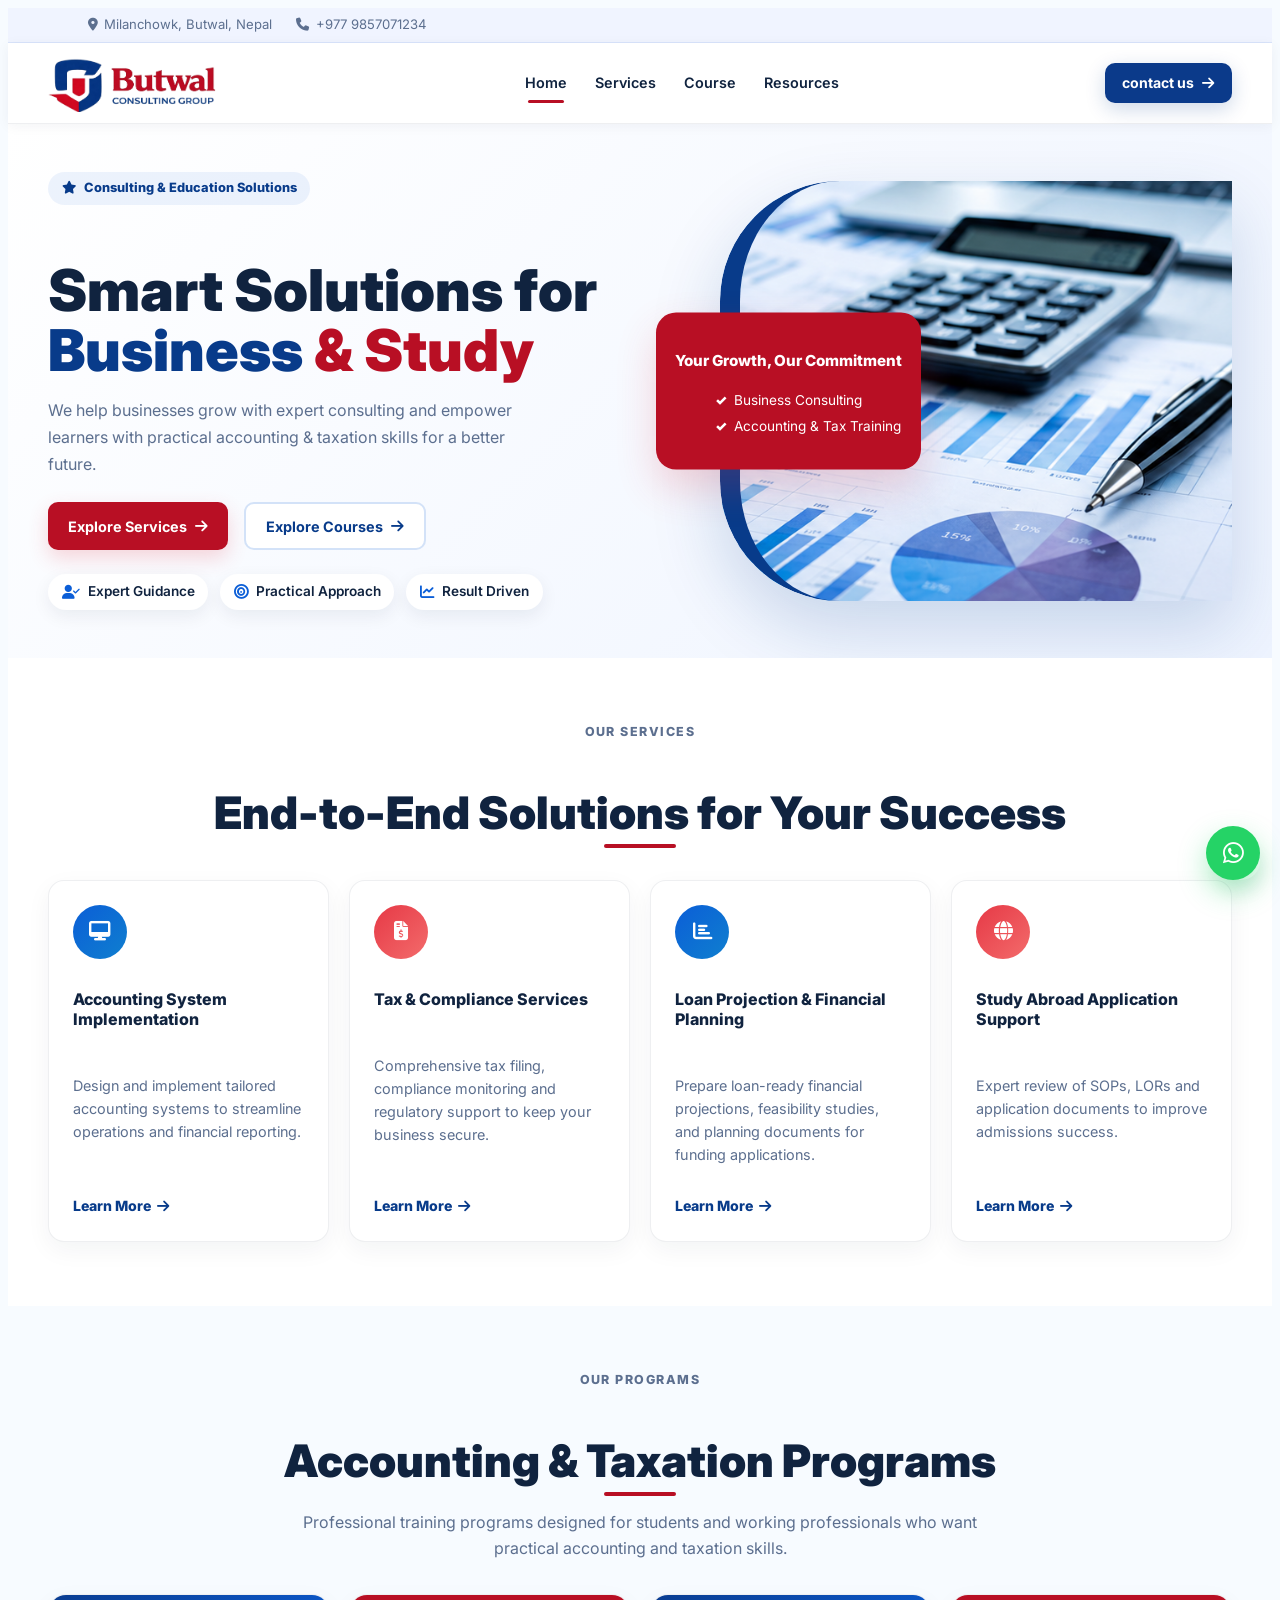
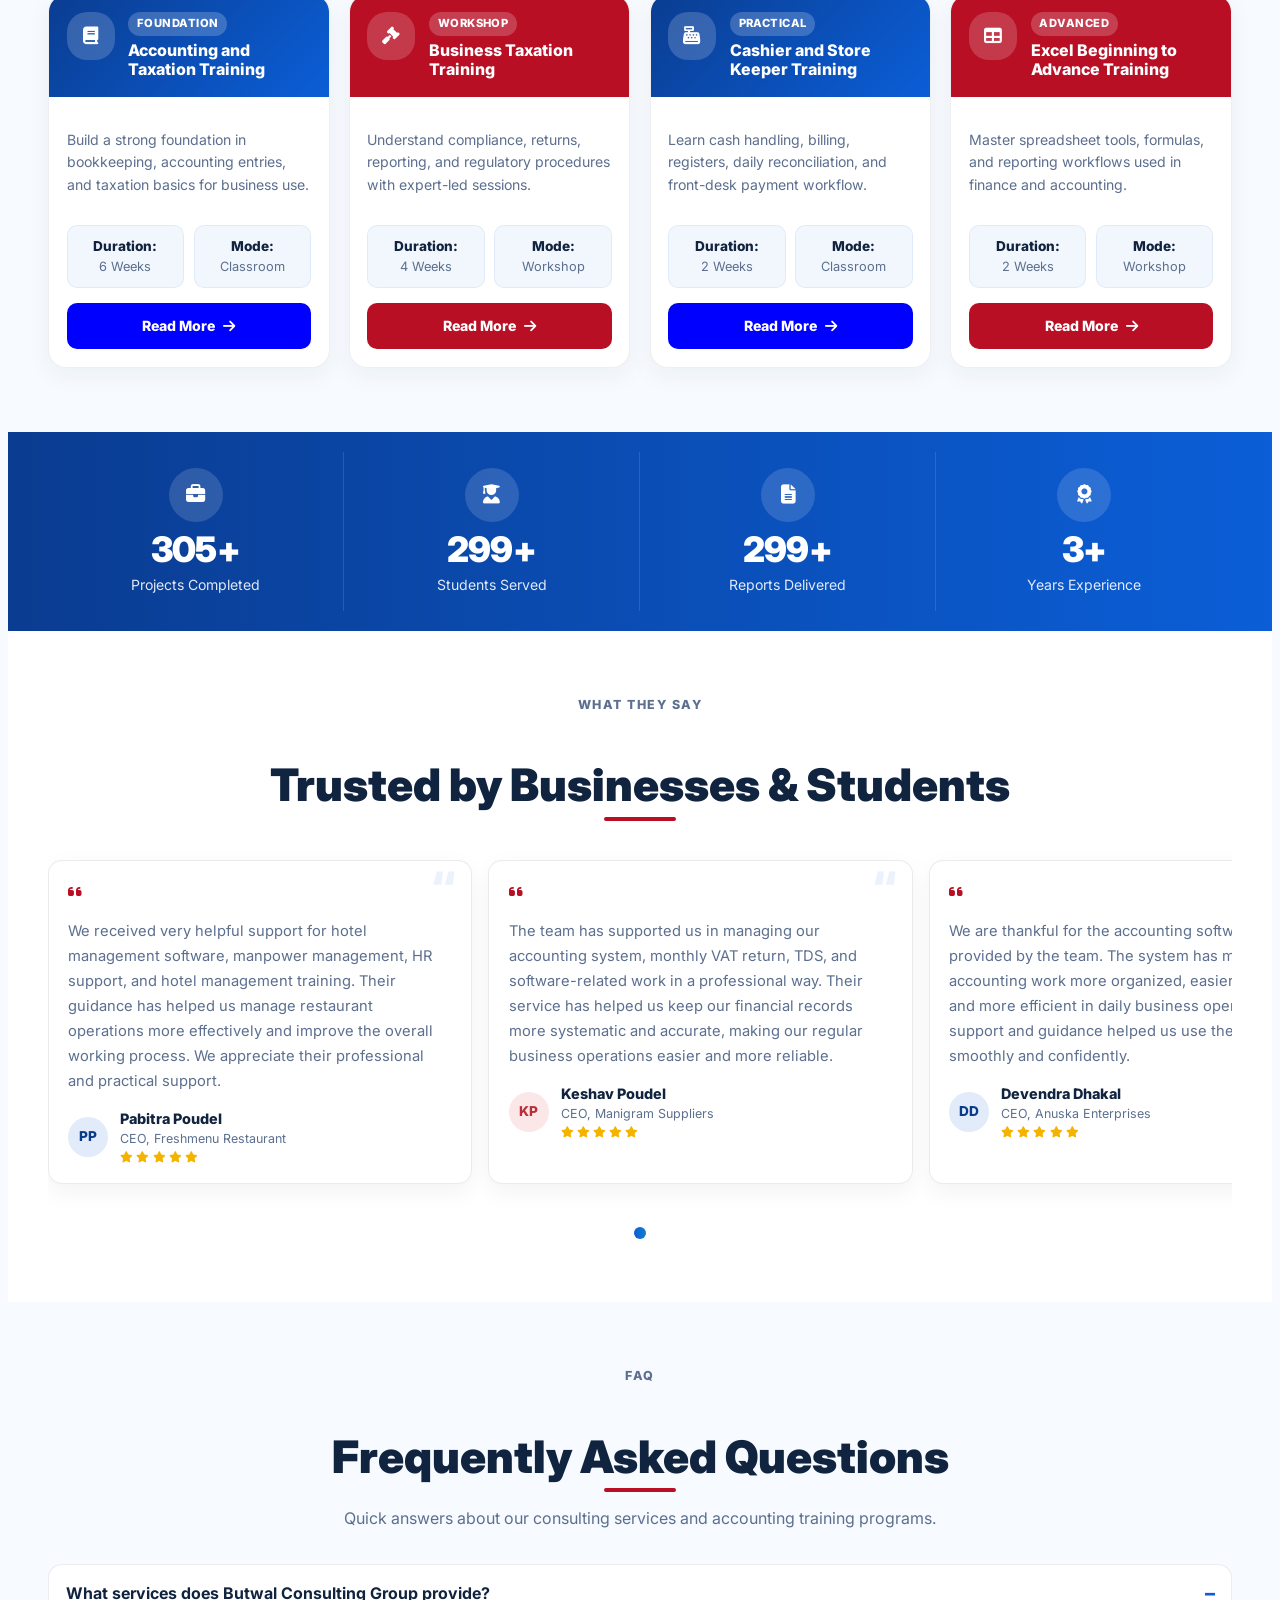
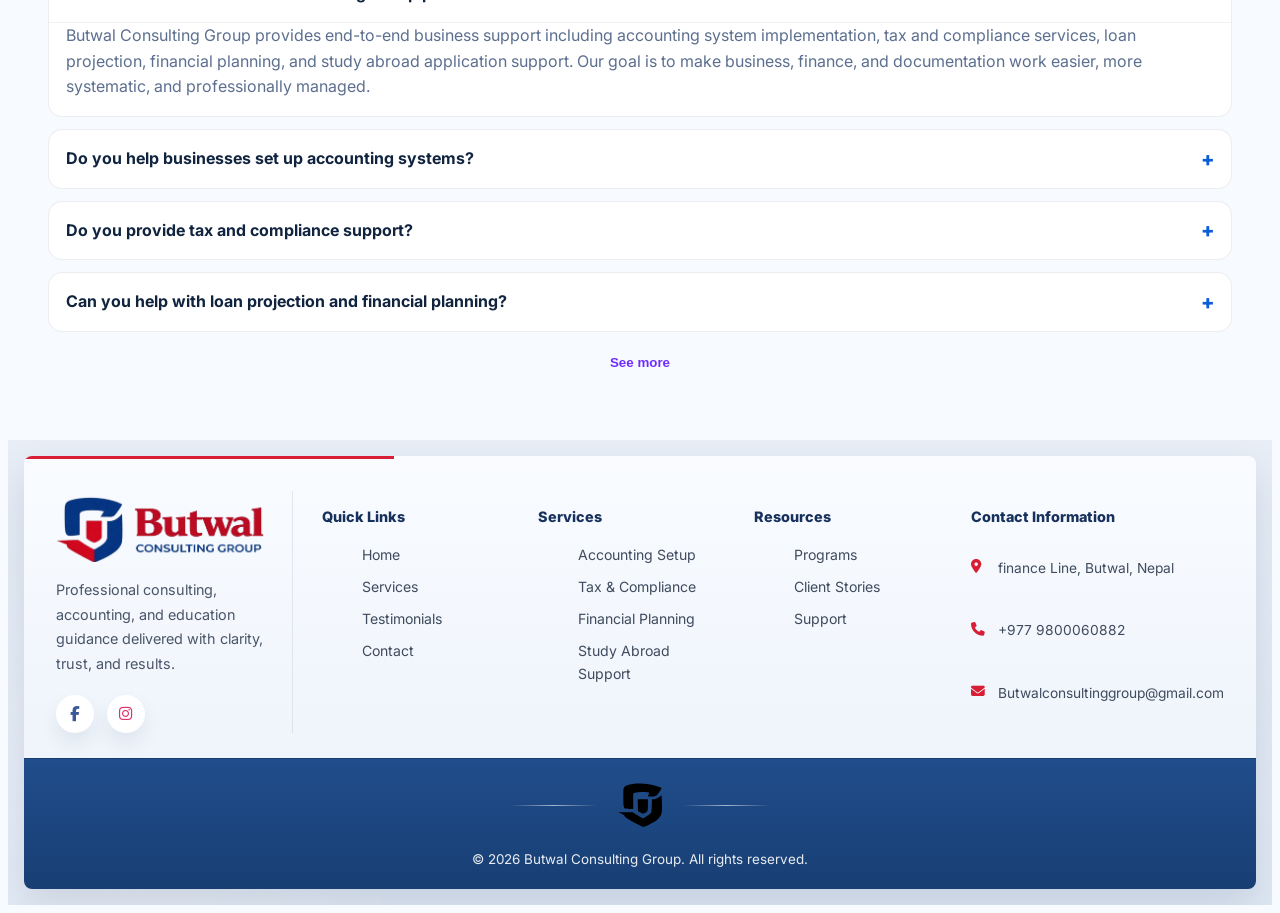
<file: index.html>
<!DOCTYPE html>
<html lang="en">
<head>
  <meta charset="UTF-8" />
  <meta name="viewport" content="width=device-width, initial-scale=1.0" />
  <meta name="format-detection" content="telephone=no" />
  <meta name="description" content="Butwal Consulting Group is a premium educational consultancy in Butwal, Nepal for Australia, Japan, UK, Canada and USA study abroad documentation, student visa consultancy, and abroad study support." />
  <meta name="keywords" content="Educational consultancy in Butwal, Best consultancy in Nepal, Study abroad documentation, Student visa consultancy Nepal, Abroad study consultancy Nepal" />
  <meta name="author" content="Butwal Consulting Group" />
  <meta name="robots" content="index, follow" />
  <meta name="theme-color" content="#081423" />
  <meta name="twitter:card" content="summary_large_image" />
  <meta name="twitter:title" content="Butwal Consulting Group | Educational Consultancy in Butwal, Nepal" />
  <meta name="twitter:description" content="Premium student visa consultancy in Butwal, Nepal with study abroad documentation, counseling, and destination guidance." />
  <meta name="twitter:image" content="img/logo.jpeg" />
  <meta property="og:type" content="website" />
  <meta property="og:url" content="./index.html" />
  <meta property="og:title" content="Butwal Consulting Group | Educational Consultancy in Butwal, Nepal" />
  <meta property="og:description" content="Premium study abroad consultancy in Butwal, Nepal with documentation support, visa guidance, and destination counseling." />
  <meta property="og:image" content="img/logo.jpeg" />
  <meta property="og:locale" content="en_US" />
  <title>Butwal Consulting Group | Educational Consultancy in Butwal, Nepal</title>
  <link rel="canonical" href="./index.html" />
  <link rel="icon" href="img/logo.jpeg" />
  <link rel="preconnect" href="https://fonts.googleapis.com" />
  <link rel="preconnect" href="https://fonts.gstatic.com" crossorigin />
  <link href="https://fonts.googleapis.com/css2?family=Inter:wght@300;400;600;700&display=swap" rel="stylesheet" />
  <link rel="preconnect" href="https://fonts.googleapis.com">
  <link rel="preconnect" href="https://fonts.gstatic.com" crossorigin>
  <link href="https://fonts.googleapis.com/css2?family=Inter:wght@400;500;600;700;800;900&display=swap" rel="stylesheet">
  <link rel="stylesheet" href="https://cdnjs.cloudflare.com/ajax/libs/font-awesome/6.5.0/css/all.min.css">
  <link rel="stylesheet" href="Style.css">
  </head>

<body>

 
<!-- TOPBAR -->
<div class="topbar">
  <div class="topbar-inner">
    <span><i class="fa fa-map-marker-alt"></i> Milanchowk, Butwal, Nepal</span>
     <a href="tel:+9779857071234"><span><i class="fa fa-phone"></i> +977 9857071234</span></a>
   
  </div>
</div>
 
<!-- NAVBAR -->
<div class="site-header">
  <div class="navbar">
    <a href="index.html" class="brand">
      <img src="img/logo.png" alt="Butwal Consulting Group Logo" class="brand-logo-img"/>
    </a>
 
    <button class="menu-btn" id="menuBtn">
      <i class="fa fa-bars"></i>
    </button>
 
    <ul class="nav-links" id="nav-links">
      <li><a href="#" aria-current="page">Home</a></li>
    
      <li><a href="#services">Services</a></li>
      <li><a href="#programs">Course</a></li>
      <li><a href="#programs">Resources</a></li>
      
    </ul>
    
    <a href="https://wa.me/9779857071234" class="nav-cta">contact us  <i class="fa fa-arrow-right"></i></a>
  </div>
</div>
 
<!-- HERO -->
<div id="main">
<div class="hero">
  <div class="hero-inner">
    <div class="hero-left">
      <div class="hero-kicker">
        <i class="fa fa-star"></i>
        Consulting &amp; Education Solutions
      </div>
      <h1 class="hero-title">
        Smart Solutions for
        <span class="blue">Business</span> <span class="red">&amp; Study</span>
      </h1>
      <p class="hero-lead">We help businesses grow with expert consulting and empower learners with practical accounting &amp; taxation skills for a better future.</p>
      <div class="hero-actions">
        <a href="#services" class="btn btn-primary">Explore Services <i class="fa fa-arrow-right"></i></a>
        <a href="#programs" class="btn btn-outline">Explore Courses <i class="fa fa-arrow-right"></i></a>
      </div>
      <div class="hero-features">
        <div class="hf-item"><i class="fa fa-user-check"></i> Expert Guidance</div>
        <div class="hf-item"><i class="fa fa-bullseye"></i> Practical Approach</div>
        <div class="hf-item"><i class="fa fa-chart-line"></i> Result Driven</div>
      </div>
    </div>
 
    <div class="hero-right">
      <div class="image-wrap">
        <img src="img/herosection.png" alt="Butwal Consulting Group Hero Image" class="hero-image"/>
      </div>
      <div class="info-card">
        <h4>Your Growth, Our Commitment</h4>
        <ul>
          <li>Business Consulting</li>
          <li>Accounting &amp; Tax Training</li>
        </ul>
      </div>
    </div>
  </div>
</div>
 
<!-- SERVICES -->
<div class="services-bg" id="services">
  <div class="section reveal">
    <div class="section-title-wrap">
      <span class="section-label">OUR SERVICES</span>
      <h2 class="section-title">End-to-End Solutions for Your Success</h2>
    </div>
    <div class="services-grid">
      <div class="service-card">
        <div class="icon-circle ic-blue"><i class="fa fa-desktop"></i></div>
        <h3>Accounting System Implementation</h3>
        <p>Design and implement tailored accounting systems to streamline operations and financial reporting.</p>
        <a href="#" class="learn-more">Learn More <i class="fa fa-arrow-right"></i></a>
      </div>
      <div class="service-card">
        <div class="icon-circle ic-red"><i class="fa fa-file-invoice-dollar"></i></div>
        <h3>Tax &amp; Compliance Services</h3>
        <p>Comprehensive tax filing, compliance monitoring and regulatory support to keep your business secure.</p>
        <a href="#" class="learn-more">Learn More <i class="fa fa-arrow-right"></i></a>
      </div>
      <div class="service-card">
        <div class="icon-circle ic-blue"><i class="fa fa-chart-bar"></i></div>
        <h3>Loan Projection &amp; Financial Planning</h3>
        <p>Prepare loan-ready financial projections, feasibility studies, and planning documents for funding applications.</p>
        <a href="#" class="learn-more">Learn More <i class="fa fa-arrow-right"></i></a>
      </div>
      <div class="service-card">
        <div class="icon-circle ic-red"><i class="fa fa-globe"></i></div>
        <h3>Study Abroad Application Support</h3>
        <p>Expert review of SOPs, LORs and application documents to improve admissions success.</p>
        <a href="#" class="learn-more">Learn More <i class="fa fa-arrow-right"></i></a>
      </div>
    </div>
  </div>
</div>
 
<!-- PROGRAMS -->
<div class="programs-bg" id="programs">
  <div class="section reveal">
    <div class="section-title-wrap">
      <span class="section-label">OUR PROGRAMS</span>
      <h2 class="section-title">Accounting &amp; Taxation Programs</h2>
      <p class="section-sub">Professional training programs designed for students and working professionals who want practical accounting and taxation skills.</p>
    </div>
    
    <div class="courses-grid">
      <div class="course-card">
        <div class="course-header">
          <div class="course-icon"><i class="fa fa-book"></i></div>
          <div class="course-head-text">
            <span class="course-badge">Foundation</span>
            <h3>Accounting and Taxation Training</h3>
          </div>
        </div>
        <div class="course-body">
          <p class="course-desc">Build a strong foundation in bookkeeping, accounting entries, and taxation basics for business use.</p>
          <div class="course-meta">
            <span><strong>Duration:</strong> 6 Weeks</span>
            <span><strong>Mode:</strong> Classroom</span>
          </div>
          <a href="Course/Accounting.html" class="course-cta">Read More <i class="fa fa-arrow-right"></i></a>
        </div>
      </div>
      <div class="course-card">
        <div class="course-header">
          <div class="course-icon"><i class="fa fa-gavel"></i></div>
          <div class="course-head-text">
            <span class="course-badge">Workshop</span>
            <h3>Business Taxation Training</h3>
          </div>
        </div>
        <div class="course-body">
          <p class="course-desc">Understand compliance, returns, reporting, and regulatory procedures with expert-led sessions.</p>
          <div class="course-meta">
            <span><strong>Duration:</strong> 4 Weeks</span>
            <span><strong>Mode:</strong> Workshop</span>
          </div>
          <a href="Course/BusinessTaxation.html" class="course-cta1">Read More <i class="fa fa-arrow-right"></i></a>
        </div>
      </div>
      <div class="course-card">
        <div class="course-header">
          <div class="course-icon"><i class="fa fa-cash-register"></i></div>
          <div class="course-head-text">
            <span class="course-badge">Practical</span>
            <h3>Cashier and Store Keeper Training</h3>
          </div>
        </div>
        <div class="course-body">
          <p class="course-desc">Learn cash handling, billing, registers, daily reconciliation, and front-desk payment workflow.</p>
          <div class="course-meta">
            <span><strong>Duration:</strong> 2 Weeks</span>
            <span><strong>Mode:</strong> Classroom</span>
          </div>
          <a href="Course/Cashier.html" class="course-cta">Read More <i class="fa fa-arrow-right"></i></a>
        </div>
      </div>
      <div class="course-card">
        <div class="course-header">
          <div class="course-icon"><i class="fa fa-table"></i></div>
          <div class="course-head-text">
            <span class="course-badge">Advanced</span>
            <h3>Excel Beginning to Advance Training</h3>
          </div>
        </div>
        <div class="course-body">
          <p class="course-desc">Master spreadsheet tools, formulas, and reporting workflows used in finance and accounting.</p>
          <div class="course-meta">
            <span><strong>Duration:</strong> 2 Weeks</span>
            <span><strong>Mode:</strong> Workshop</span>
          </div>
          <a href="Course/Excel.html" class="course-cta1">Read More <i class="fa fa-arrow-right"></i></a>
        </div>
      </div>
    </div>
  </div>
</div>
 
<!-- METRICS BAND -->
<div class="metrics-band">
  <div class="metrics">
    <div class="metric-item">
      <div class="metric-icon"><i class="fa fa-briefcase"></i></div>
      <div class="metric-val" data-target="700">0</div>
      <div class="metric-label">Projects Completed</div>
    </div>
    <div class="metric-item">
      <div class="metric-icon"><i class="fa fa-user-graduate"></i></div>
      <div class="metric-val" data-target="700">0</div>
      <div class="metric-label">Students Served</div>
    </div>
    <div class="metric-item">
      <div class="metric-icon"><i class="fa fa-file-alt"></i></div>
      <div class="metric-val" data-target="700">0</div>
      <div class="metric-label">Reports Delivered</div>
    </div>
    <div class="metric-item">
      <div class="metric-icon"><i class="fa fa-award"></i></div>
      <div class="metric-val" data-target="7">0</div>
      <div class="metric-label">Years Experience</div>
    </div>
  </div>
</div>
 
<!-- TESTIMONIALS -->
<div class="testimonials-bg" id="testimonials">
  <div class="section reveal">
    <div class="section-title-wrap">
      <span class="section-label">WHAT THEY SAY</span>
      <h2 class="section-title">Trusted by Businesses &amp; Students</h2>
    </div>
    <div class="testimonial-slider" id="testimSlider">
      <div class="testimonial-track" id="testimTrack">
        <div class="testimonial-card">
          <div class="t-quote"><i class="fa fa-quote-left"></i></div>
          <p class="t-body">We received very helpful support for hotel management software, manpower management, HR support, and hotel management training. Their guidance has helped us manage restaurant operations more effectively and improve the overall working process. We appreciate their professional and practical support.</p>
          <div class="t-author">
            <div class="t-avatar blue">PP</div>
            <div>
              <div class="t-name">Pabitra Poudel</div>
              <div class="t-role">CEO, Freshmenu Restaurant</div>
              <div class="t-stars"><i class="fa fa-star"></i><i class="fa fa-star"></i><i class="fa fa-star"></i><i class="fa fa-star"></i><i class="fa fa-star"></i></div>
            </div>
          </div>
        </div>
        <div class="testimonial-card">
          <div class="t-quote"><i class="fa fa-quote-left"></i></div>
          <p class="t-body">The team has supported us in managing our accounting system, monthly VAT return, TDS, and software-related work in a professional way. Their service has helped us keep our financial records more systematic and accurate, making our regular business operations easier and more reliable.</p>
          <div class="t-author">
            <div class="t-avatar red">KP</div>
            <div>
              <div class="t-name">Keshav Poudel</div>
              <div class="t-role">CEO, Manigram Suppliers</div>
              <div class="t-stars"><i class="fa fa-star"></i><i class="fa fa-star"></i><i class="fa fa-star"></i><i class="fa fa-star"></i><i class="fa fa-star"></i></div>
            </div>
          </div>
        </div>
        <div class="testimonial-card">
          <div class="t-quote"><i class="fa fa-quote-left"></i></div>
          <p class="t-body">We are thankful for the accounting software support provided by the team. The system has made our accounting work more organized, easier to manage, and more efficient in daily business operations. Their support and guidance helped us use the software smoothly and confidently.</p>
          <div class="t-author">
            <div class="t-avatar blue">DD</div>
            <div>
              <div class="t-name">Devendra Dhakal</div>
              <div class="t-role">CEO, Anuska Enterprises</div>
              <div class="t-stars"><i class="fa fa-star"></i><i class="fa fa-star"></i><i class="fa fa-star"></i><i class="fa fa-star"></i><i class="fa fa-star"></i></div>
            </div>
          </div>
        </div>
      </div>
    </div>
    <div class="slider-dots" id="sliderDots"></div>
  </div>
</div>
</div>
 
<!-- FAQ -->
<div class="faq-bg" id="faq">
  <div class="section reveal">
    <div class="section-title-wrap">
      <span class="section-label">FAQ</span>
      <h2 class="section-title">Frequently Asked Questions</h2>
      <p class="section-sub">Quick answers about our consulting services and accounting training programs.</p>
    </div>
    <div class="faq-list">
      <details class="faq-item" open>
        <summary>What services does Butwal Consulting Group provide?</summary>
        <div class="faq-body">
          Butwal Consulting Group provides end-to-end business support including accounting system implementation, tax and compliance services, loan projection, financial planning, and study abroad application support. Our goal is to make business, finance, and documentation work easier, more systematic, and professionally managed.
        </div>
      </details>
      <details class="faq-item">
        <summary>Do you help businesses set up accounting systems?</summary>
        <div class="faq-body">
          Yes. We help businesses design and implement accounting systems that make daily transactions, reporting, billing, and financial records easier to manage. Our support is practical and suitable for small businesses, suppliers, restaurants, offices, and growing companies.
        </div>
      </details>
      <details class="faq-item">
        <summary>Do you provide tax and compliance support?</summary>
        <div class="faq-body">
          Yes. We support clients with tax-related work such as monthly VAT return preparation, TDS management, compliance monitoring, and basic regulatory guidance. We focus on helping businesses keep their records clear, timely, and organized.
        </div>
      </details>
      <details class="faq-item">
        <summary>Can you help with loan projection and financial planning?</summary>
        <div class="faq-body">
          Yes. We prepare loan-ready financial projections, feasibility reports, and planning documents for business funding or loan application purposes. This helps clients present their financial position and future plan in a more professional way.
        </div>
      </details>
      <div class="faq-more" id="faqMore">
        <details class="faq-item">
          <summary>Do you provide study abroad application support?</summary>
          <div class="faq-body">
            Yes. We assist students with important documentation such as SOP, LOR, and application-related papers. Our support is focused on improving clarity, structure, and presentation so that students can submit stronger and better-organized documents.
          </div>
        </details>
        <details class="faq-item">
          <summary>What training programs do you offer?</summary>
          <div class="faq-body">
            We offer practical accounting and taxation-related training programs such as Basic Accounting, Advanced Taxation, Financial Reporting, and Cashier Training. These programs are designed for students, job seekers, employees, and business owners who want real-world skills.
          </div>
        </details>
      </div>
      <button type="button" class="expand-all-btn faq-see-more" id="faqToggle" aria-controls="faqMore" aria-expanded="false">See more</button>
    </div>
  </div>
</div>

<!-- FOOTER -->
<div class="site-footer">
  <div class="footer-inner">
    <div class="footer-top-accent"></div>
    <div class="footer-grid">
      <div class="footer-brand-col">
        <div class="footer-brand">
          <img src="img/logo.png" alt="Butwal Consulting Group Logo" class="footer-brand-logo" />
         
        </div>
        <p class="footer-desc">Professional consulting, accounting, and education guidance delivered with clarity, trust, and results.</p>
        <div class="footer-socials">
          <a href="https://www.facebook.com/butwalconsultinggroup/" class="social-fb"><i class="fab fa-facebook-f"></i></a>
          <a href="#" class="social-ig"><i class="fab fa-instagram"></i></a>
         
          <a href="https://wa.me/9779857071234" class="whatsapp-float" target="_blank" rel="noopener noreferrer" class="social-wa"><i class="fab fa-whatsapp"></i></a>
        </div>
      </div>
      <div class="footer-col">
        <h3>Quick Links</h3>
        <ul>
          <li><a href="#">Home</a></li>
          <li><a href="#services">Services</a></li>
          <li><a href="#testimonials">Testimonials</a></li>
          <li><a href="#contact">Contact</a></li>
        </ul>
      </div>
      <div class="footer-col">
        <h3>Services</h3>
        <ul>
          <li><a href="#services">Accounting Setup</a></li>
          <li><a href="#services">Tax &amp; Compliance</a></li>
          <li><a href="#services">Financial Planning</a></li>
          <li><a href="#services">Study Abroad Support</a></li>
        </ul>
      </div>
      <div class="footer-col">
        <h3>Resources</h3>
        <ul>
          <li><a href="#">Programs</a></li>
          <li><a href="#">Client Stories</a></li>
          <li><a href="#">Support</a></li>
        </ul>
      </div>
      <div class="footer-col">
        <h3>Contact Information</h3>
        <div class="footer-contact-list">
          <p><i class="fa fa-map-marker-alt"></i> finance Line, Butwal, Nepal</p>
          <p><i class="fa fa-phone"></i> +977 9800060882</p>
          <p><i class="fa fa-envelope"></i> Butwalconsultinggroup@gmail.com</p>
         
        </div>
      </div>
    </div>
    <div class="copyright">
      <div class="copyright-mark">
        <span class="copyright-logo">
          <img src="img/small logo.svg" alt="Butwal Consulting Group" />
        </span>
      </div>
      <p>&copy; 2026 Butwal Consulting Group. All rights reserved.</p>
    </div>
  </div>
</div>
 
<!-- WHATSAPP FLOAT -->
<a href="https://wa.me/9779857071234" class="whatsapp-float" target="_blank" rel="noopener noreferrer">
  <i class="fab fa-whatsapp"></i>
</a>
<script src="script.js"></script>    
</body>
</html>
</file>
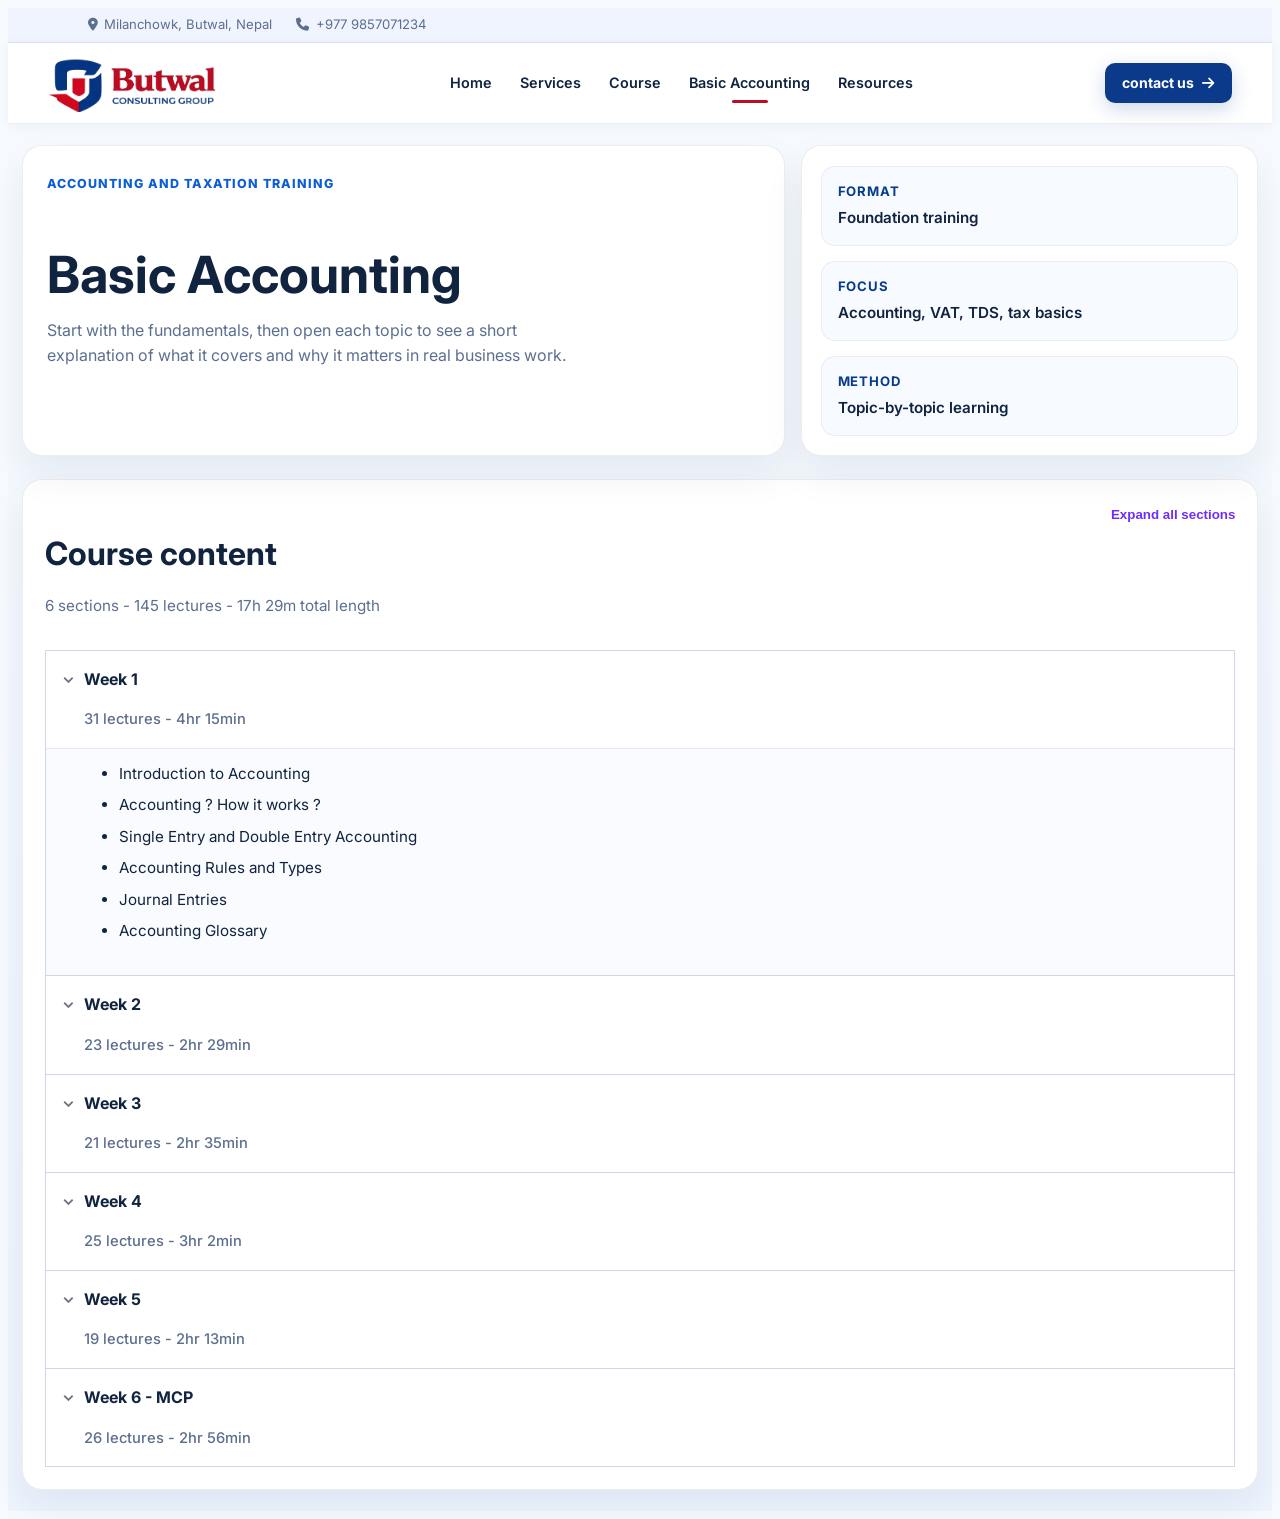
<file: Accounting.html>
<!DOCTYPE html>
<html lang="en">
<head>
  <meta charset="UTF-8" />
  <meta name="viewport" content="width=device-width, initial-scale=1.0" />
  <meta name="description" content="Basic Accounting and Taxation training outline with expandable topics and short notes." />
  <title>Basic Accounting Course | Butwal Consulting Group</title>
  <link rel="preconnect" href="https://fonts.googleapis.com">
  <link rel="preconnect" href="https://fonts.gstatic.com" crossorigin>
  <link href="https://fonts.googleapis.com/css2?family=Inter:wght@400;500;600;700;800&display=swap" rel="stylesheet">
  <link rel="stylesheet" href="https://cdnjs.cloudflare.com/ajax/libs/font-awesome/6.5.0/css/all.min.css">
  <link rel="stylesheet" href="Style.css" />
</head>
<body class="course-page">
  <div class="topbar">
    <div class="topbar-inner">
      <span><i class="fa fa-map-marker-alt"></i> Milanchowk, Butwal, Nepal</span>
      <a href="tel:+9779857071234"><span><i class="fa fa-phone"></i> +977 9857071234</span></a>
    </div>
  </div>

  <div class="site-header">
    <div class="navbar">
      <a href="index.html" class="brand">
        <img src="img/logo.png" alt="Butwal Consulting Group Logo" class="brand-logo-img"/>
      </a>

      <button class="menu-btn" id="menuBtn" type="button">
        <i class="fa fa-bars"></i>
      </button>

      <ul class="nav-links" id="nav-links">
        <li><a href="index.html">Home</a></li>
        <li><a href="index.html#services">Services</a></li>
        <li><a href="index.html#programs">Course</a></li>
        <li><a href="Accounting.html" aria-current="page">Basic Accounting</a></li>
        <li><a href="index.html#programs">Resources</a></li>
      </ul>

      <a href="https://wa.me/9779857071234" class="nav-cta">contact us <i class="fa fa-arrow-right"></i></a>
    </div>
  </div>

  <main class="course-page-wrap">
    <section class="course-hero">
      <div class="course-hero-copy">
        <span class="course-page-label">ACCOUNTING AND TAXATION TRAINING</span>
        <h1>Basic Accounting</h1>
        <p class="course-page-intro">
          Start with the fundamentals, then open each topic to see a short explanation of what
          it covers and why it matters in real business work.
        </p>
      </div>
      <div class="course-hero-card">
        <div>
          <strong>Format</strong>
          <span>Foundation training</span>
        </div>
        <div>
          <strong>Focus</strong>
          <span>Accounting, VAT, TDS, tax basics</span>
        </div>
        <div>
          <strong>Method</strong>
          <span>Topic-by-topic learning</span>
        </div>
      </div>
    </section>

    <section class="course-outline" id="basic-accounting">
      <div class="course-content-head">
        <div>
          <h2>Course content</h2>
          <p>6 sections - 145 lectures - 17h 29m total length</p>
        </div>
        <button type="button" id="expandAllBtn" class="expand-all-btn">Expand all sections</button>
      </div>

      <div class="week-list">
        <details class="week-item" open>
          <summary>
            <span class="week-title">Week 1</span>
            <span class="week-meta">31 lectures - 4hr 15min</span>
          </summary>
          <div class="week-body">
            <ul>
              <li>Introduction to Accounting</li>
              <li>Accounting ? How it works ?</li>
              <li>Single Entry and Double Entry Accounting</li>
              <li>Accounting Rules and Types</li>
              <li>Journal Entries</li>
              <li>Accounting Glossary</li>
            </ul>
          </div>
        </details>

        <details class="week-item">
          <summary>
            <span class="week-title">Week 2</span>
            <span class="week-meta">23 lectures - 2hr 29min</span>
          </summary>
          <div class="week-body">
            <ul>
              <li>Business Model</li>
              <li>VAT Registration for Business</li>
              <li>PAN Registration for Business</li>
              <li>Criteria for VAT Registration</li>
              <li>Financial Transaction in Business</li>
              <li>Purchase and Sales</li>
              <li>Fixed Assets and Expenses</li>
              <li>Payment/Receipt and Contra</li>
              <li>Bank Statement</li>
              <li>Reports</li>
            </ul>
          </div>
        </details>

        <details class="week-item">
          <summary>
            <span class="week-title">Week 3</span>
            <span class="week-meta">21 lectures - 2hr 35min</span>
          </summary>
          <div class="week-body">
            <ul>
              <li>Manualized Accounting</li>
              <li>Purchase Register</li>
              <li>Sales Register</li>
              <li>Stock Book</li>
              <li>Purchase Party Ledger</li>
              <li>Sales Party Ledger</li>
              <li>Computerized Accounting</li>
              <li>Company Creation</li>
              <li>Accounting Info</li>
              <li>Groups - 28 groups (15 Primary and 13 Secondary)</li>
              <li>Ledgers</li>
            </ul>
          </div>
        </details>

        <details class="week-item">
          <summary>
            <span class="week-title">Week 4</span>
            <span class="week-meta">25 lectures - 3hr 2min</span>
          </summary>
          <div class="week-body">
            <ul>
              <li>Inventory Info</li>
              <li>Stock Group</li>
              <li>Unit of Measure</li>
              <li>Stock Items</li>
              <li>Vouchers in Tally</li>
              <li>Contra voucher - F4</li>
              <li>Payment voucher - F5</li>
              <li>Receipt voucher - F6</li>
              <li>Journal voucher - F6</li>
              <li>Sales Voucher - F8</li>
              <li>Sales Return Voucher - Ctrl + F9</li>
              <li>Purchase Voucher - F9</li>
              <li>Purchase Return voucher - Ctrl + F9</li>
            </ul>
          </div>
        </details>

        <details class="week-item">
          <summary>
            <span class="week-title">Week 5</span>
            <span class="week-meta">19 lectures - 2hr 13min</span>
          </summary>
          <div class="week-body">
            <ul>
              <li>Tax Deducted at Source</li>
              <li>Principle related to TDS</li>
              <li>Calculation of TDS</li>
              <li>Basic Concept of TDS</li>
              <li>TDS calculation on different expenses</li>
              <li>TDS on Salary</li>
              <li>TDS on Rent</li>
              <li>TDS on Commission</li>
              <li>TDS on Pan Company</li>
              <li>TDS on VAT Company</li>
              <li>VAT - Value Added Tax</li>
              <li>VAT Return Entry</li>
              <li>How VAT Works?</li>
              <li>Input and Output VAT</li>
              <li>Calculation of VAT</li>
              <li>VAT on Goods and Service</li>
            </ul>
          </div>
        </details>

        <details class="week-item">
          <summary>
            <span class="week-title">Week 6 - MCP</span>
            <span class="week-meta">26 lectures - 2hr 56min</span>
          </summary>
          <div class="week-body">
            <ul>
              <li>Income Tax</li>
              <li>Introduction to tax</li>
              <li>Types of Tax</li>
              <li>Taxation Glossary</li>
              <li>Inland Revenue Department</li>
              <li>Acts and Directives</li>
              <li>Income Year</li>
              <li>Accounting's Roles</li>
              <li>Year end Closure</li>
              <li>Adjustment</li>
              <li>Tax season</li>
              <li>Year end Functions</li>
              <li>Bank statement</li>
              <li>Bank confirmation</li>
              <li>Bank reconciliation</li>
              <li>Stock verification</li>
              <li>Tax Registration</li>
              <li>Personal Pan</li>
              <li>Business Pan</li>
              <li>Taxation for different Business</li>
              <li>Presumption Tax Payers (D-01)</li>
              <li>Turnover based tax payers (D-02)</li>
              <li>Other Tax Payers (D-03)</li>
              <li>E-TDS Return and Payment</li>
              <li>E-TDS Return Intro</li>
              <li>E-TDS Return Filing Process</li>
            </ul>
          </div>
        </details>
      </div>
    </section>

  </main>
  <script>
    const menuBtn = document.getElementById('menuBtn');
    const navLinks = document.getElementById('nav-links');

    if (menuBtn && navLinks) {
      menuBtn.addEventListener('click', () => {
        const open = navLinks.classList.toggle('open');
        menuBtn.setAttribute('aria-expanded', open);
        menuBtn.querySelector('i').className = open ? 'fa fa-times' : 'fa fa-bars';
      });

      document.addEventListener('click', e => {
        if (!menuBtn.contains(e.target) && !navLinks.contains(e.target)) {
          navLinks.classList.remove('open');
          menuBtn.setAttribute('aria-expanded', 'false');
          menuBtn.querySelector('i').className = 'fa fa-bars';
        }
      });
    }

    const expandAllBtn = document.getElementById('expandAllBtn');
    const weekItems = document.querySelectorAll('.week-item');

    expandAllBtn.addEventListener('click', () => {
      const shouldOpen = [...weekItems].some(item => !item.open);
      weekItems.forEach(item => { item.open = shouldOpen; });
      expandAllBtn.textContent = shouldOpen ? 'Collapse all sections' : 'Expand all sections';
    });
  </script>

  
</body>
</html>
</file>
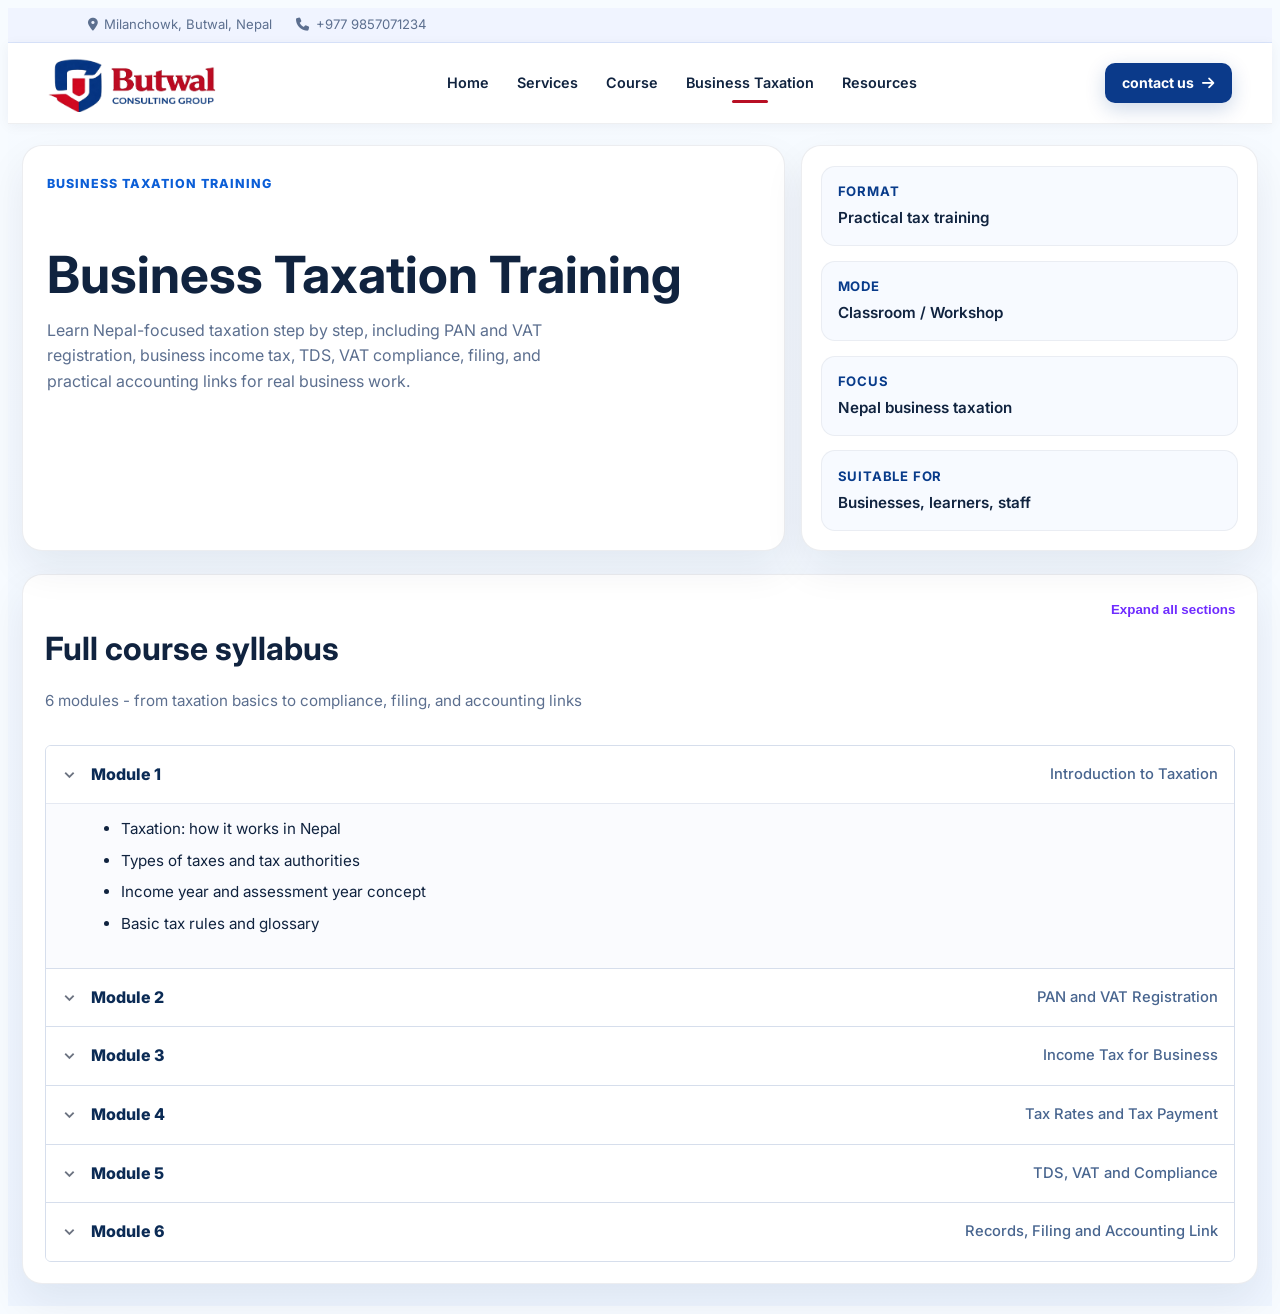
<file: BusinessTaxation.html>
<!DOCTYPE html>
<html lang="en">
<head>
  <meta charset="UTF-8" />
  <meta name="viewport" content="width=device-width, initial-scale=1.0" />
  <meta name="description" content="Business taxation training syllabus with practical Nepal-focused tax, VAT, TDS, and compliance topics." />
  <title>Business Taxation Training | Butwal Consulting Group</title>
  <link rel="preconnect" href="https://fonts.googleapis.com">
  <link rel="preconnect" href="https://fonts.gstatic.com" crossorigin>
  <link href="https://fonts.googleapis.com/css2?family=Inter:wght@400;500;600;700;800&display=swap" rel="stylesheet">
  <link rel="stylesheet" href="https://cdnjs.cloudflare.com/ajax/libs/font-awesome/6.5.0/css/all.min.css">
  <link rel="stylesheet" href="Style.css" />
</head>
<body class="course-page">
  <div class="topbar">
    <div class="topbar-inner">
      <span><i class="fa fa-map-marker-alt"></i> Milanchowk, Butwal, Nepal</span>
      <a href="tel:+9779857071234"><span><i class="fa fa-phone"></i> +977 9857071234</span></a>
    </div>
  </div>

  <div class="site-header">
    <div class="navbar">
      <a href="index.html" class="brand">
        <img src="img/logo.png" alt="Butwal Consulting Group Logo" class="brand-logo-img"/>
      </a>

      <button class="menu-btn" id="menuBtn">
        <i class="fa fa-bars"></i>
      </button>

      <ul class="nav-links" id="nav-links">
        <li><a href="index.html">Home</a></li>
        <li><a href="index.html#services">Services</a></li>
        <li><a href="index.html#programs">Course</a></li>
        <li><a href="BusinessTaxation.html" aria-current="page">Business Taxation</a></li>
        <li><a href="index.html#programs">Resources</a></li>
      </ul>

      <a href="https://wa.me/9779857071234" class="nav-cta">contact us <i class="fa fa-arrow-right"></i></a>
    </div>
  </div>

  <main class="course-page-wrap">
    <section class="course-hero">
      <div class="course-hero-copy">
        <span class="course-page-label">BUSINESS TAXATION TRAINING</span>
        <h1>Business Taxation Training</h1>
        <p class="course-page-intro">
          Learn Nepal-focused taxation step by step, including PAN and VAT registration, business income tax,
          TDS, VAT compliance, filing, and practical accounting links for real business work.
        </p>
      </div>
      <div class="course-hero-card">
        <div><strong>Format</strong><span>Practical tax training</span></div>
        <div><strong>Mode</strong><span>Classroom / Workshop</span></div>
        <div><strong>Focus</strong><span>Nepal business taxation</span></div>
        <div><strong>Suitable for</strong><span>Businesses, learners, staff</span></div>
      </div>
    </section>

    <section class="course-outline" id="business-taxation-program">
      <div class="course-content-head">
        <div>
          <h2>Full course syllabus</h2>
          <p>6 modules - from taxation basics to compliance, filing, and accounting links</p>
        </div>
        <button type="button" id="expandAllBtn" class="expand-all-btn">Expand all sections</button>
      </div>

      <div class="week-list">
        <details class="week-item" open>
          <summary><span class="week-title">Module 1</span><span class="week-meta">Introduction to Taxation</span></summary>
          <div class="week-body">
            <ul>
              <li>Taxation: how it works in Nepal</li>
              <li>Types of taxes and tax authorities</li>
              <li>Income year and assessment year concept</li>
              <li>Basic tax rules and glossary</li>
            </ul>
          </div>
        </details>
        <details class="week-item">
          <summary><span class="week-title">Module 2</span><span class="week-meta">PAN and VAT Registration</span></summary>
          <div class="week-body">
            <ul>
              <li>PAN registration for individuals and businesses</li>
              <li>VAT registration for business</li>
              <li>Criteria for VAT registration</li>
              <li>IRD taxpayer portal basics</li>
            </ul>
          </div>
        </details>
        <details class="week-item">
          <summary><span class="week-title">Module 3</span><span class="week-meta">Income Tax for Business</span></summary>
          <div class="week-body">
            <ul>
              <li>Business income and taxable income</li>
              <li>Allowable expenses, deductions and exemptions</li>
              <li>Set-off and carry forward of business losses</li>
              <li>Basic annual tax liability calculation</li>
            </ul>
          </div>
        </details>
        <details class="week-item">
          <summary><span class="week-title">Module 4</span><span class="week-meta">Tax Rates and Tax Payment</span></summary>
          <div class="week-body">
            <ul>
              <li>Tax slab concept for different taxpayers</li>
              <li>Tax for sole proprietorship, firm and company</li>
              <li>Estimated tax and installment payment</li>
              <li>Tax on rent, contract, interest, land and securities</li>
            </ul>
          </div>
        </details>
        <details class="week-item">
          <summary><span class="week-title">Module 5</span><span class="week-meta">TDS, VAT and Compliance</span></summary>
          <div class="week-body">
            <ul>
              <li>TDS concept and calculation</li>
              <li>TDS on salary, rent, service, contract and interest</li>
              <li>Employee tax deduction and adjustment</li>
              <li>e-TDS return filing and final withholding tax</li>
              <li>VAT basics and billing system</li>
              <li>Taxable, zero-rated and VAT-exempt items</li>
              <li>Input VAT, output VAT and VAT payable</li>
              <li>Monthly VAT return filing and payment</li>
            </ul>
          </div>
        </details>
        <details class="week-item">
          <summary><span class="week-title">Module 6</span><span class="week-meta">Records, Filing and Accounting Link</span></summary>
          <div class="week-body">
            <ul>
              <li>Purchase book and sales book preparation</li>
              <li>VAT credit management and adjustment</li>
              <li>VAT reconciliation and Annex 13 preparation</li>
              <li>VAT inclusive price and compliance process</li>
              <li>Income tax return filing process</li>
              <li>Tax clearance certificate, refund and recovery</li>
              <li>Arrears, adjustment, fines and penalties</li>
              <li>Real business cases and practical assignment</li>
              <li>Purchase, sales and expense entry</li>
              <li>Cash, bank and contra transaction</li>
              <li>Fixed assets and depreciation concept</li>
              <li>Tax invoice record and business reports</li>
            </ul>
          </div>
        </details>
      </div>
    </section>
  </main>

  <script>
    const expandAllBtn = document.getElementById('expandAllBtn');
    const weekItems = document.querySelectorAll('.week-item');
    if (expandAllBtn) {
      expandAllBtn.addEventListener('click', () => {
        const shouldOpen = [...weekItems].some(item => !item.open);
        weekItems.forEach(item => { item.open = shouldOpen; });
        expandAllBtn.textContent = shouldOpen ? 'Collapse all sections' : 'Expand all sections';
      });
    }
  </script>
</body>
</html>
</file>
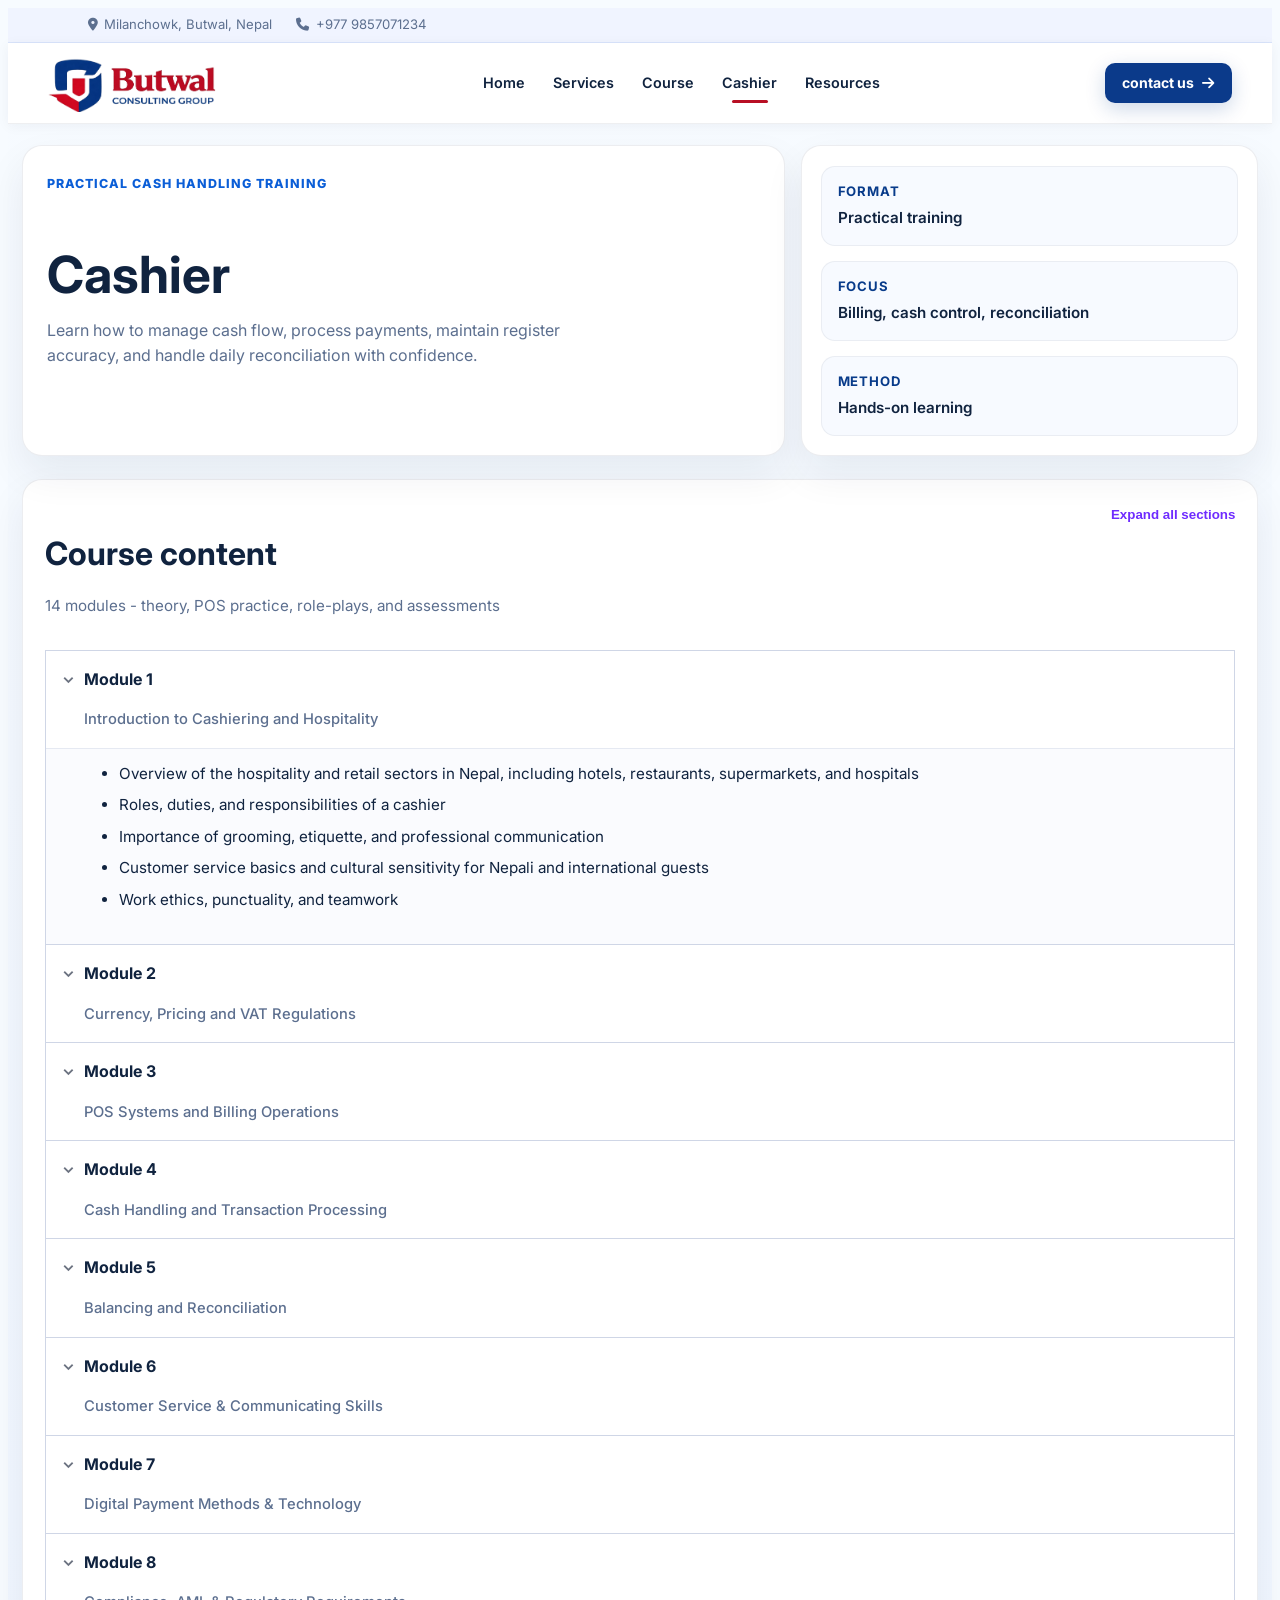
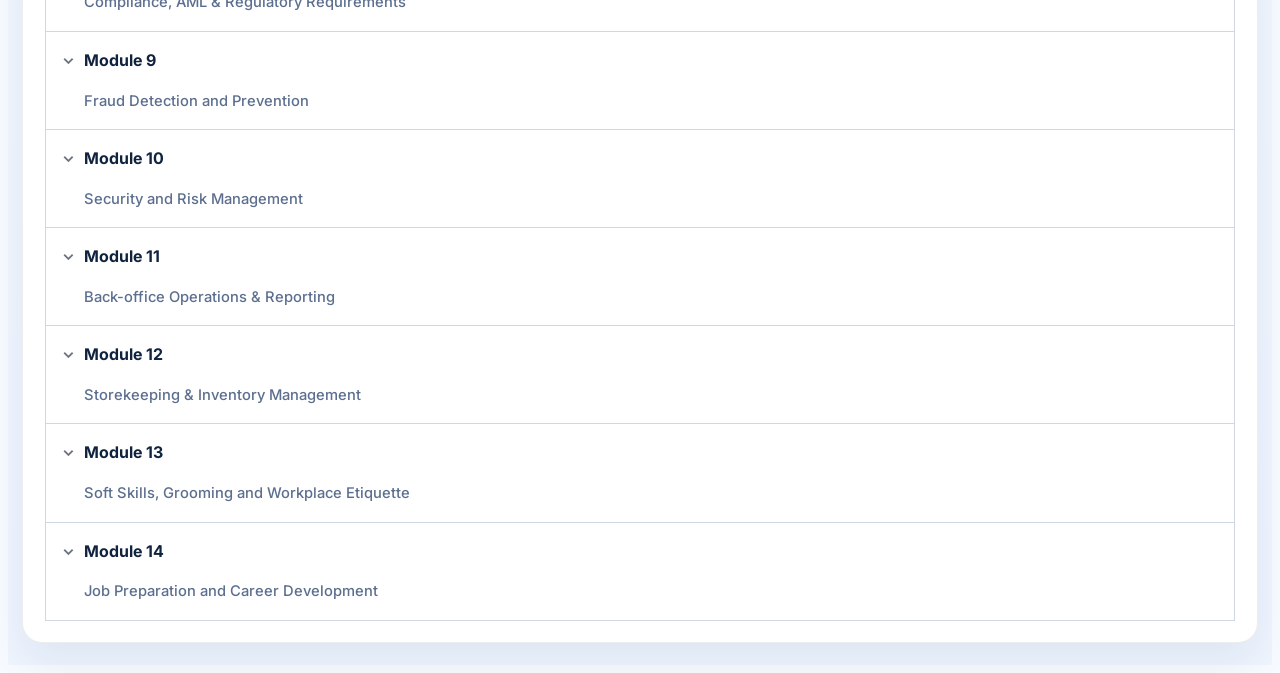
<file: cashier.html>
<!DOCTYPE html>
<html lang="en">
<head>
  <meta charset="UTF-8" />
  <meta name="viewport" content="width=device-width, initial-scale=1.0" />
  <meta name="description" content="Cashier training program covering cash handling, billing, register management, and daily reconciliation." />
  <title>Cashier Program | Butwal Consulting Group</title>
  <link rel="preconnect" href="https://fonts.googleapis.com">
  <link rel="preconnect" href="https://fonts.gstatic.com" crossorigin>
  <link href="https://fonts.googleapis.com/css2?family=Inter:wght@400;500;600;700;800&display=swap" rel="stylesheet">
  <link rel="stylesheet" href="https://cdnjs.cloudflare.com/ajax/libs/font-awesome/6.5.0/css/all.min.css">
  <link rel="stylesheet" href="Style.css" />
</head>
<body class="course-page">
  <div class="topbar">
    <div class="topbar-inner">
      <span><i class="fa fa-map-marker-alt"></i> Milanchowk, Butwal, Nepal</span>
      <a href="tel:+9779857071234"><span><i class="fa fa-phone"></i> +977 9857071234</span></a>
    </div>
  </div>

  <div class="site-header">
    <div class="navbar">
      <a href="index.html" class="brand">
        <img src="img/logo.png" alt="Butwal Consulting Group Logo" class="brand-logo-img"/>
      </a>

      <button class="menu-btn" id="menuBtn" type="button">
        <i class="fa fa-bars"></i>
      </button>

      <ul class="nav-links" id="nav-links">
        <li><a href="index.html">Home</a></li>
        <li><a href="index.html#services">Services</a></li>
        <li><a href="index.html#programs">Course</a></li>
        <li><a href="cashier.html" aria-current="page">Cashier</a></li>
        <li><a href="index.html#programs">Resources</a></li>
      </ul>

      <a href="https://wa.me/9779857071234" class="nav-cta">contact us <i class="fa fa-arrow-right"></i></a>
    </div>
  </div>

  <main class="course-page-wrap">
    <section class="course-hero">
      <div class="course-hero-copy">
        <span class="course-page-label">PRACTICAL CASH HANDLING TRAINING</span>
        <h1>Cashier</h1>
        <p class="course-page-intro">
          Learn how to manage cash flow, process payments, maintain register accuracy, and handle
          daily reconciliation with confidence.
        </p>
      </div>
      <div class="course-hero-card">
        <div>
          <strong>Format</strong>
          <span>Practical training</span>
        </div>
        <div>
          <strong>Focus</strong>
          <span>Billing, cash control, reconciliation</span>
        </div>
        <div>
          <strong>Method</strong>
          <span>Hands-on learning</span>
        </div>
      </div>
    </section>

    <section class="course-outline" id="cashier-program">
      <div class="course-content-head">
        <div>
          <h2>Course content</h2>
          <p>14 modules - theory, POS practice, role-plays, and assessments</p>
        </div>
        <button type="button" id="expandAllBtn" class="expand-all-btn">Expand all sections</button>
      </div>

      <div class="week-list">
        <details class="week-item" open>
          <summary>
            <span class="week-title">Module 1</span>
            <span class="week-meta">Introduction to Cashiering and Hospitality</span>
          </summary>
          <div class="week-body">
            <ul>
              <li>Overview of the hospitality and retail sectors in Nepal, including hotels, restaurants, supermarkets, and hospitals</li>
              <li>Roles, duties, and responsibilities of a cashier</li>
              <li>Importance of grooming, etiquette, and professional communication</li>
              <li>Customer service basics and cultural sensitivity for Nepali and international guests</li>
              <li>Work ethics, punctuality, and teamwork</li>
            </ul>
          </div>
        </details>

        <details class="week-item">
          <summary>
            <span class="week-title">Module 2</span>
            <span class="week-meta">Currency, Pricing and VAT Regulations</span>
          </summary>
          <div class="week-body">
            <ul>
              <li>Understanding the Nepalese rupee: denominations, currency symbols, and security features</li>
              <li>Calculating prices inclusive or exclusive of 13% VAT, including zero-rated and exempt goods</li>
              <li>Issuing manual bills and receipts, and recording VAT on invoices</li>
              <li>Counting cash accurately and identifying counterfeit notes</li>
              <li>Handling rounding rules and giving change</li>
            </ul>
          </div>
        </details>

        <details class="week-item">
          <summary>
            <span class="week-title">Module 3</span>
            <span class="week-meta">POS Systems and Billing Operations</span>
          </summary>
          <div class="week-body">
            <ul>
              <li>Introduction to POS billing software and hardware, including thermal printers, barcode scanners, and terminals</li>
              <li>Setting up and operating cash registers and POS terminals</li>
              <li>Applying discounts, service charges, and VAT</li>
              <li>Printing, reprinting, and voiding bills, and managing corrections</li>
              <li>End-of-day reports and cash closing procedures</li>
              <li>Hands-on practice with local POS software</li>
            </ul>
          </div>
        </details>

        <details class="week-item">
          <summary>
            <span class="week-title">Module 4</span>
            <span class="week-meta">Cash Handling and Transaction Processing</span>
          </summary>
          <div class="week-body">
            <ul>
              <li>Cash handling cycle: receiving, processing, and disbursing funds</li>
              <li>Types of transactions: cash, credit/debit cards, QR payments, mobile wallets, and cheques</li>
              <li>Issuing refunds and processing returns, including common errors and how to avoid them</li>
              <li>Petty-cash management and daily cash registers</li>
              <li>Practical exercises: writing bills and receipts manually and counting cash accurately</li>
            </ul>
          </div>
        </details>

        <details class="week-item">
          <summary>
            <span class="week-title">Module 5</span>
            <span class="week-meta">Balancing and Reconciliation</span>
          </summary>
          <div class="week-body">
            <ul>
              <li>Opening cash drawers and assigning float amounts</li>
              <li>Balancing cash drawers and reconciling POS totals at shift end</li>
              <li>Handling cash overages and shortages with proper procedures and reporting</li>
              <li>Preparing daily sales and cash reports and cross-checking with back-office records</li>
              <li>Workshop: reconciliation and accuracy exercises</li>
            </ul>
          </div>
        </details>

        <details class="week-item">
          <summary>
            <span class="week-title">Module 6</span>
            <span class="week-meta">Customer Service &amp; Communicating Skills</span>
          </summary>
          <div class="week-body">
            <ul>
              <li>Customer interaction techniques: greeting, polite conversation, and active listening</li>
              <li>Using Nepali and English phrases for hospitality settings</li>
              <li>Handling guest complaints and difficult customers professionally</li>
              <li>Telephone manners and order-taking etiquette</li>
              <li>Upselling and cross-selling techniques without pressuring the customer</li>
              <li>Role-play: resolving disputes and processing transactions under pressure</li>
            </ul>
          </div>
        </details>

        <details class="week-item">
          <summary>
            <span class="week-title">Module 7</span>
            <span class="week-meta">Digital Payment Methods &amp; Technology</span>
          </summary>
          <div class="week-body">
            <ul>
              <li>Overview of QR-based payment systems and digital wallets such as FonePay, eSewa, Khalti, and mobile banking</li>
              <li>Nepal QR standardization and the importance of contactless payments</li>
              <li>Merchant onboarding and KYC/KYM requirements, including verification and transaction monitoring</li>
              <li>Accepting mobile payments on POS terminals and smartphones</li>
              <li>Integrating POS systems with back-office databases</li>
              <li>Security features such as PINs, OTPs, transaction limits, and digital receipts</li>
              <li>Emerging technologies: digital wallets, contactless cards, and e-commerce checkout</li>
              <li>Hands-on: generating and scanning QR codes and processing FonePay transactions</li>
            </ul>
          </div>
        </details>

        <details class="week-item">
          <summary>
            <span class="week-title">Module 8</span>
            <span class="week-meta">Compliance, AML &amp; Regulatory Requirements</span>
          </summary>
          <div class="week-body">
            <ul>
              <li>Nepal’s AML/CFT framework and NRB supervision responsibilities</li>
              <li>Customer due diligence and know-your-customer procedures</li>
              <li>Know your merchant requirements for merchants using QR codes</li>
              <li>Documentation and record-keeping for audit and regulatory compliance</li>
              <li>Reporting suspicious transactions, threshold limits, and suspicious transaction reports</li>
              <li>Consumer protection and data privacy laws</li>
              <li>Understanding merchant category codes and NRB risk guidelines</li>
            </ul>
          </div>
        </details>

        <details class="week-item">
          <summary>
            <span class="week-title">Module 9</span>
            <span class="week-meta">Fraud Detection and Prevention</span>
          </summary>
          <div class="week-body">
            <ul>
              <li>Types of fraud in cashiering: counterfeit currency, card fraud, transaction laundering, and return fraud</li>
              <li>Identifying counterfeit Nepalese banknotes through security threads and watermarks</li>
              <li>Recognizing suspicious customer behavior and fraudulent cards</li>
              <li>Internal controls to prevent employee theft and errors</li>
              <li>Steps to take when fraud is suspected, including escalation procedures</li>
              <li>Case studies and real-world fraud scenarios in Nepal</li>
            </ul>
          </div>
        </details>

        <details class="week-item">
          <summary>
            <span class="week-title">Module 10</span>
            <span class="week-meta">Security and Risk Management</span>
          </summary>
          <div class="week-body">
            <ul>
              <li>Security protocols for handling large cash amounts and high-risk transactions</li>
              <li>Protecting customer and transaction data: PCI DSS basics</li>
              <li>Personal safety and robbery prevention</li>
              <li>Workplace health and safety, including hygiene measures</li>
              <li>Risk management strategies and contingency planning</li>
            </ul>
          </div>
        </details>

        <details class="week-item">
          <summary>
            <span class="week-title">Module 11</span>
            <span class="week-meta">Back-office Operations &amp; Reporting</span>
          </summary>
          <div class="week-body">
            <ul>
              <li>Record-keeping, data entry, and transaction tracking</li>
              <li>Managing inventory and stock where cashiering involves storekeeping</li>
              <li>Preparing daily, weekly, and monthly financial reports</li>
              <li>Audit trails and documentation for tax and regulatory purposes</li>
              <li>Using technology to automate back-office tasks</li>
              <li>Coordinating with accounting and management teams through workflow integration</li>
            </ul>
          </div>
        </details>

        <details class="week-item">
          <summary>
            <span class="week-title">Module 12</span>
            <span class="week-meta">Storekeeping &amp; Inventory Management</span>
          </summary>
          <div class="week-body">
            <ul>
              <li>Receiving goods, stock rotation, and labeling</li>
              <li>Use of barcode scanners and inventory software</li>
              <li>Stock counting, re-ordering, and expiry management</li>
              <li>Maintaining a clean and organized storage area</li>
              <li>Preparing goods return notes and damage reports</li>
            </ul>
          </div>
        </details>

        <details class="week-item">
          <summary>
            <span class="week-title">Module 13</span>
            <span class="week-meta">Soft Skills, Grooming and Workplace Etiquette</span>
          </summary>
          <div class="week-body">
            <ul>
              <li>Professional appearance and grooming standards</li>
              <li>Time management, stress management, and adaptability</li>
              <li>Teamwork and cooperation with colleagues and supervisors</li>
              <li>Ethics, integrity, and confidentiality</li>
            </ul>
          </div>
        </details>

        <details class="week-item">
          <summary>
            <span class="week-title">Module 14</span>
            <span class="week-meta">Job Preparation and Career Development</span>
          </summary>
          <div class="week-body">
            <ul>
              <li>Writing a CV tailored to cashier or hospitality roles</li>
              <li>Preparing for interviews and common cashier interview questions</li>
              <li>Understanding work culture abroad and adaptation tips</li>
              <li>Opportunities for advancement such as senior cashier, supervisor, and bank teller</li>
            </ul>
          </div>
        </details>
      </div>
    </section>

  </main>
  <script>
    const menuBtn = document.getElementById('menuBtn');
    const navLinks = document.getElementById('nav-links');

    if (menuBtn && navLinks) {
      menuBtn.addEventListener('click', () => {
        const open = navLinks.classList.toggle('open');
        menuBtn.setAttribute('aria-expanded', open);
        menuBtn.querySelector('i').className = open ? 'fa fa-times' : 'fa fa-bars';
      });

      document.addEventListener('click', e => {
        if (!menuBtn.contains(e.target) && !navLinks.contains(e.target)) {
          navLinks.classList.remove('open');
          menuBtn.setAttribute('aria-expanded', 'false');
          menuBtn.querySelector('i').className = 'fa fa-bars';
        }
      });
    }

    const expandAllBtn = document.getElementById('expandAllBtn');
    const weekItems = document.querySelectorAll('.week-item');

    expandAllBtn.addEventListener('click', () => {
      const shouldOpen = [...weekItems].some(item => !item.open);
      weekItems.forEach(item => { item.open = shouldOpen; });
      expandAllBtn.textContent = shouldOpen ? 'Collapse all sections' : 'Expand all sections';
    });
  </script>
</body>
</html>
</file>
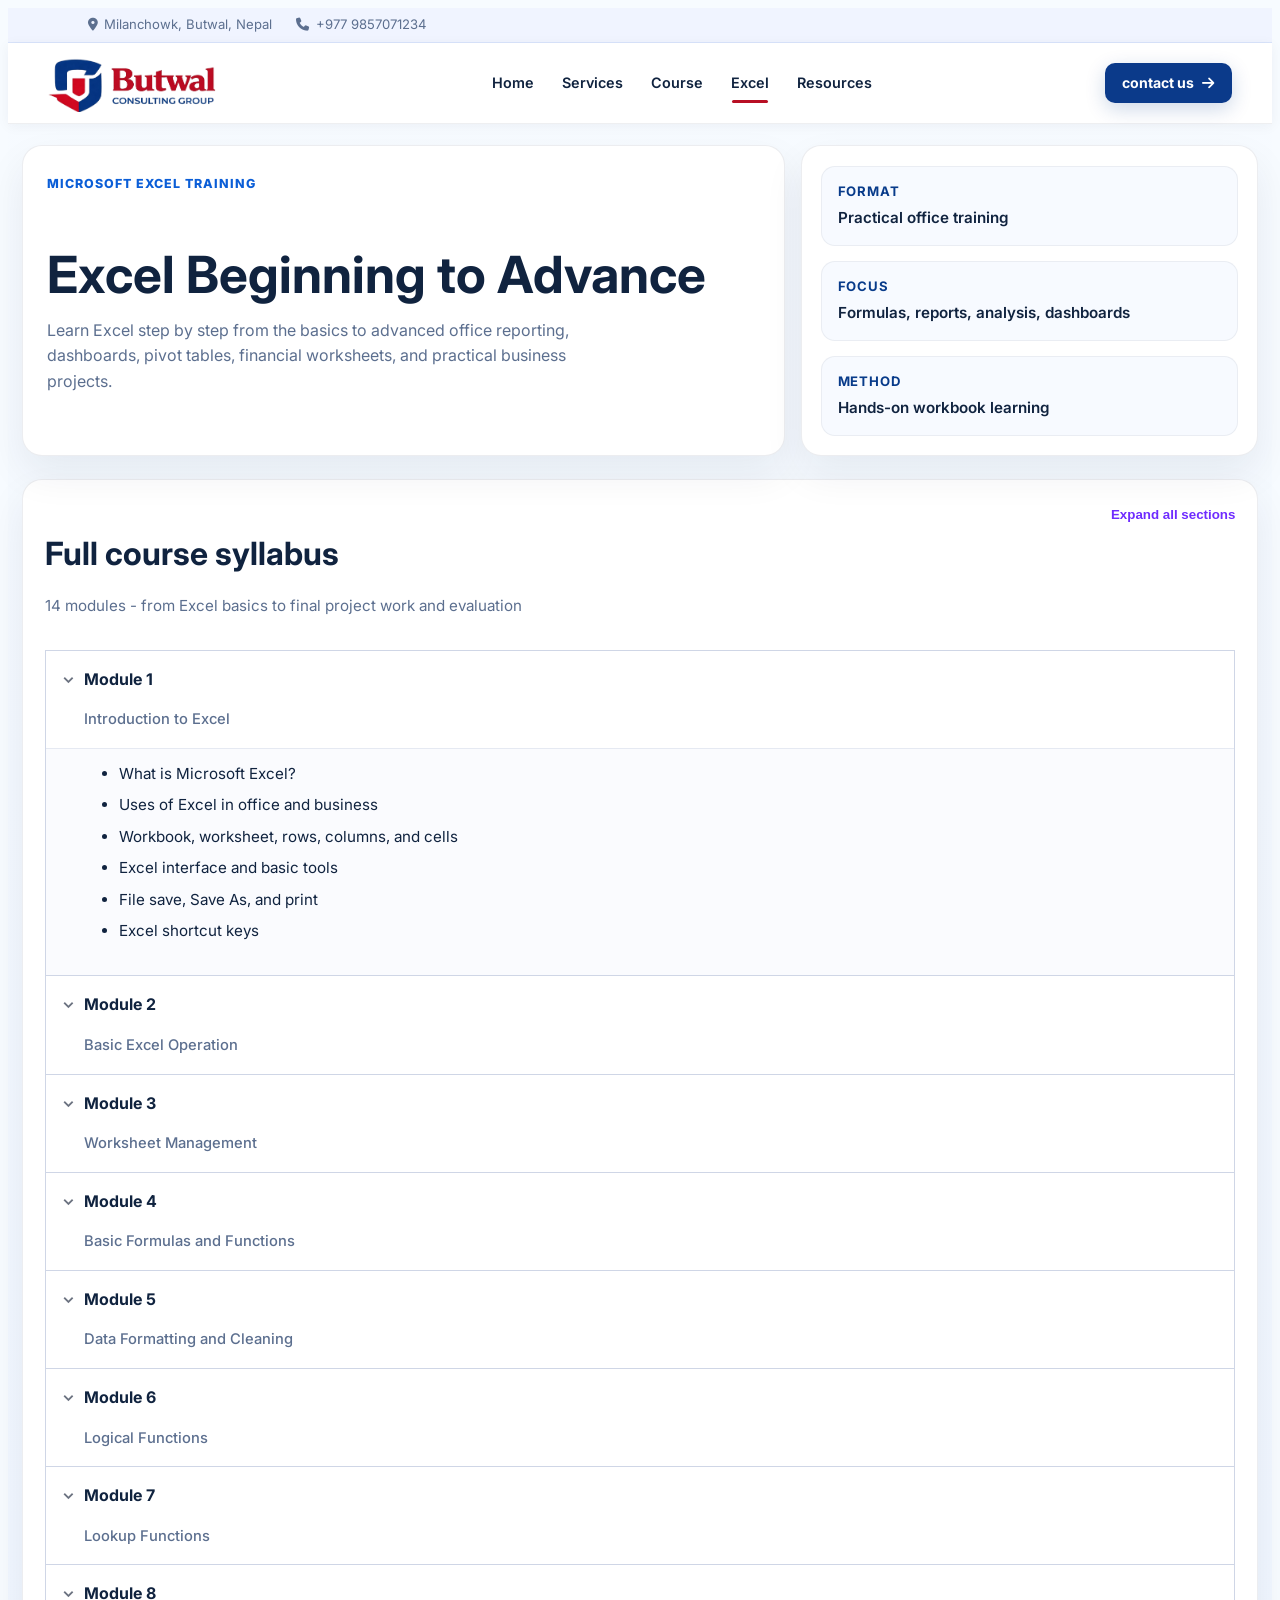
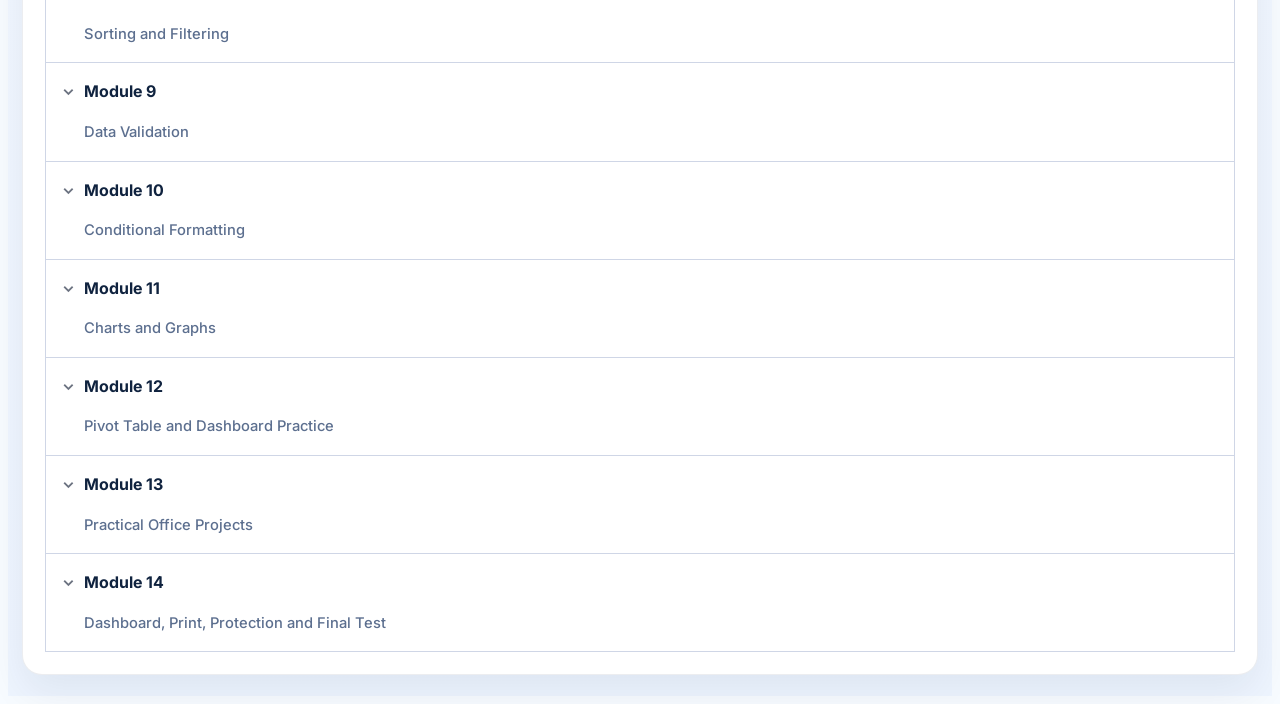
<file: Excel.html>
<!DOCTYPE html>
<html lang="en">
<head>
  <meta charset="UTF-8" />
  <meta name="viewport" content="width=device-width, initial-scale=1.0" />
  <meta name="description" content="Excel beginning to advanced course syllabus with expandable modules and practical office-focused topics." />
  <title>Excel Beginning to Advance Course | Butwal Consulting Group</title>
  <link rel="preconnect" href="https://fonts.googleapis.com">
  <link rel="preconnect" href="https://fonts.gstatic.com" crossorigin>
  <link href="https://fonts.googleapis.com/css2?family=Inter:wght@400;500;600;700;800&display=swap" rel="stylesheet">
  <link rel="stylesheet" href="https://cdnjs.cloudflare.com/ajax/libs/font-awesome/6.5.0/css/all.min.css">
  <link rel="stylesheet" href="Style.css" />
</head>
<body class="course-page">
  <div class="topbar">
    <div class="topbar-inner">
      <span><i class="fa fa-map-marker-alt"></i> Milanchowk, Butwal, Nepal</span>
      <a href="tel:+9779857071234"><span><i class="fa fa-phone"></i> +977 9857071234</span></a>
    </div>
  </div>

  <div class="site-header">
    <div class="navbar">
      <a href="index.html" class="brand">
        <img src="img/logo.png" alt="Butwal Consulting Group Logo" class="brand-logo-img"/>
      </a>

      <button class="menu-btn" id="menuBtn" type="button">
        <i class="fa fa-bars"></i>
      </button>

      <ul class="nav-links" id="nav-links">
        <li><a href="index.html">Home</a></li>
        <li><a href="index.html#services">Services</a></li>
        <li><a href="index.html#programs">Course</a></li>
        <li><a href="Excel.html" aria-current="page">Excel</a></li>
        <li><a href="index.html#programs">Resources</a></li>
      </ul>

      <a href="https://wa.me/9779857071234" class="nav-cta">contact us <i class="fa fa-arrow-right"></i></a>
    </div>
  </div>

  <main class="course-page-wrap">
    <section class="course-hero">
      <div class="course-hero-copy">
        <span class="course-page-label">MICROSOFT EXCEL TRAINING</span>
        <h1>Excel Beginning to Advance</h1>
        <p class="course-page-intro">
          Learn Excel step by step from the basics to advanced office reporting, dashboards,
          pivot tables, financial worksheets, and practical business projects.
        </p>
      </div>
      <div class="course-hero-card">
        <div>
          <strong>Format</strong>
          <span>Practical office training</span>
        </div>
        <div>
          <strong>Focus</strong>
          <span>Formulas, reports, analysis, dashboards</span>
        </div>
        <div>
          <strong>Method</strong>
          <span>Hands-on workbook learning</span>
        </div>
      </div>
    </section>

    <section class="course-outline" id="excel-program">
      <div class="course-content-head">
        <div>
          <h2>Full course syllabus</h2>
          <p>14 modules - from Excel basics to final project work and evaluation</p>
        </div>
        <button type="button" id="expandAllBtn" class="expand-all-btn">Expand all sections</button>
      </div>

      <div class="week-list">
        <details class="week-item" open>
          <summary>
            <span class="week-title">Module 1</span>
            <span class="week-meta">Introduction to Excel</span>
          </summary>
          <div class="week-body">
            <ul>
              <li>What is Microsoft Excel?</li>
              <li>Uses of Excel in office and business</li>
              <li>Workbook, worksheet, rows, columns, and cells</li>
              <li>Excel interface and basic tools</li>
              <li>File save, Save As, and print</li>
              <li>Excel shortcut keys</li>
            </ul>
          </div>
        </details>

        <details class="week-item">
          <summary>
            <span class="week-title">Module 2</span>
            <span class="week-meta">Basic Excel Operation</span>
          </summary>
          <div class="week-body">
            <ul>
              <li>Data entry in Excel</li>
              <li>Text, number, date, and currency format</li>
              <li>Cell formatting</li>
              <li>Row height and column width</li>
              <li>Copy, cut, paste, and Format Painter</li>
              <li>Merge cells and wrap text</li>
              <li>Page layout and print setup</li>
            </ul>
          </div>
        </details>

        <details class="week-item">
          <summary>
            <span class="week-title">Module 3</span>
            <span class="week-meta">Worksheet Management</span>
          </summary>
          <div class="week-body">
            <ul>
              <li>Create new worksheet</li>
              <li>Rename worksheet</li>
              <li>Move and copy worksheet</li>
              <li>Hide and unhide worksheet</li>
              <li>Delete worksheet</li>
              <li>Freeze panes</li>
              <li>Split window</li>
            </ul>
          </div>
        </details>

        <details class="week-item">
          <summary>
            <span class="week-title">Module 4</span>
            <span class="week-meta">Basic Formulas and Functions</span>
          </summary>
          <div class="week-body">
            <ul>
              <li>Formula rules in Excel</li>
              <li>Cell reference: relative and absolute</li>
              <li>SUM, AVERAGE, MIN, and MAX functions</li>
              <li>COUNT and COUNTA functions</li>
              <li>Basic percentage calculation</li>
              <li>Basic salary and marks calculation</li>
            </ul>
          </div>
        </details>

        <details class="week-item">
          <summary>
            <span class="week-title">Module 5</span>
            <span class="week-meta">Data Formatting and Cleaning</span>
          </summary>
          <div class="week-body">
            <ul>
              <li>Find and replace</li>
              <li>Remove duplicates</li>
              <li>Text to columns</li>
              <li>Flash Fill</li>
              <li>TRIM function</li>
              <li>UPPER, LOWER, and PROPER functions</li>
              <li>Date and number cleaning</li>
              <li>Clean raw office data</li>
            </ul>
          </div>
        </details>

        <details class="week-item">
          <summary>
            <span class="week-title">Module 6</span>
            <span class="week-meta">Logical Functions</span>
          </summary>
          <div class="week-body">
            <ul>
              <li>IF function</li>
              <li>Nested IF function</li>
              <li>AND function</li>
              <li>OR function</li>
              <li>IFERROR function</li>
              <li>Pass/fail result</li>
              <li>Grade calculation</li>
              <li>Commission and discount calculation</li>
            </ul>
          </div>
        </details>

        <details class="week-item">
          <summary>
            <span class="week-title">Module 7</span>
            <span class="week-meta">Lookup Functions</span>
          </summary>
          <div class="week-body">
            <ul>
              <li>VLOOKUP</li>
              <li>HLOOKUP</li>
              <li>XLOOKUP</li>
              <li>INDEX and MATCH</li>
              <li>Product price lookup</li>
              <li>Employee record lookup</li>
              <li>Student marksheet lookup</li>
              <li>Error handling in lookup</li>
            </ul>
          </div>
        </details>

        <details class="week-item">
          <summary>
            <span class="week-title">Module 8</span>
            <span class="week-meta">Sorting and Filtering</span>
          </summary>
          <div class="week-body">
            <ul>
              <li>Sort A to Z and Z to A</li>
              <li>Custom sorting</li>
              <li>Filter data</li>
              <li>Text filter</li>
              <li>Number filter</li>
              <li>Date filter</li>
              <li>Advanced filter</li>
              <li>Office record filtering</li>
            </ul>
          </div>
        </details>

        <details class="week-item">
          <summary>
            <span class="week-title">Module 9</span>
            <span class="week-meta">Data Validation</span>
          </summary>
          <div class="week-body">
            <ul>
              <li>Data validation introduction</li>
              <li>Create drop-down list</li>
              <li>Number validation</li>
              <li>Date validation</li>
              <li>Text length validation</li>
              <li>Input message</li>
              <li>Error alert</li>
              <li>Controlled data entry form</li>
            </ul>
          </div>
        </details>

        <details class="week-item">
          <summary>
            <span class="week-title">Module 10</span>
            <span class="week-meta">Conditional Formatting</span>
          </summary>
          <div class="week-body">
            <ul>
              <li>Highlight cell rules</li>
              <li>Top and bottom rules</li>
              <li>Data bars</li>
              <li>Color scales</li>
              <li>Icon sets</li>
              <li>Duplicate value highlighting</li>
              <li>Formula based conditional formatting</li>
              <li>Low stock and due payment highlighting</li>
            </ul>
          </div>
        </details>

        <details class="week-item">
          <summary>
            <span class="week-title">Module 11</span>
            <span class="week-meta">Charts and Graphs</span>
          </summary>
          <div class="week-body">
            <ul>
              <li>Column chart</li>
              <li>Bar chart</li>
              <li>Line chart</li>
              <li>Pie chart</li>
              <li>Combo chart</li>
              <li>Chart formatting</li>
              <li>Chart title and data labels</li>
              <li>Sales and expense chart</li>
            </ul>
          </div>
        </details>

        <details class="week-item">
          <summary>
            <span class="week-title">Module 12</span>
            <span class="week-meta">Pivot Table and Dashboard Practice</span>
          </summary>
          <div class="week-body">
            <ul>
              <li>Introduction to pivot table</li>
              <li>Create pivot table</li>
              <li>Row, column, value, and filter area</li>
              <li>Group data by month</li>
              <li>Sales summary report</li>
              <li>Employee-wise report</li>
              <li>Product-wise report</li>
              <li>Pivot table formatting</li>
              <li>Pivot chart and slicer</li>
              <li>Create pivot chart</li>
              <li>Use slicer and timeline</li>
              <li>Interactive report</li>
              <li>Monthly sales dashboard</li>
              <li>Category-wise analysis</li>
            </ul>
          </div>
        </details>

        <details class="week-item">
          <summary>
            <span class="week-title">Module 13</span>
            <span class="week-meta">Practical Office Projects</span>
          </summary>
          <div class="week-body">
            <ul>
              <li>Sales register</li>
              <li>Purchase register</li>
              <li>Expense sheet</li>
              <li>Cash book format</li>
              <li>Invoice format</li>
              <li>VAT calculation</li>
              <li>Discount calculation</li>
              <li>Profit calculation</li>
              <li>Receivable and payable tracking</li>
              <li>HR and administration Excel practice</li>
              <li>Employee record sheet</li>
              <li>Attendance sheet</li>
              <li>Leave record</li>
              <li>Overtime calculation</li>
              <li>Salary sheet</li>
              <li>Allowance and deduction</li>
              <li>Payroll summary</li>
              <li>Staff performance report</li>
            </ul>
          </div>
        </details>

        <details class="week-item">
          <summary>
            <span class="week-title">Module 14</span>
            <span class="week-meta">Dashboard, Print, Protection and Final Test</span>
          </summary>
          <div class="week-body">
            <ul>
              <li>Dashboard introduction</li>
              <li>Dashboard layout</li>
              <li>KPI cards</li>
              <li>Summary table</li>
              <li>Charts in dashboard</li>
              <li>Slicer based dashboard</li>
              <li>Sales dashboard</li>
              <li>Expense dashboard</li>
              <li>Attendance dashboard</li>
              <li>Page setup</li>
              <li>Print area</li>
              <li>Header and footer</li>
              <li>Page number</li>
              <li>Fit sheet on one page</li>
              <li>Protect sheet</li>
              <li>Protect workbook</li>
              <li>Password protection</li>
              <li>Final report formatting</li>
              <li>Real office project work</li>
              <li>Sales and profit analysis report</li>
              <li>Staff attendance and salary report</li>
              <li>Stock and inventory report</li>
              <li>Expense tracking report</li>
              <li>Student marksheet and result analysis</li>
              <li>Customer payment and due report</li>
              <li>Final dashboard project</li>
              <li>Final practical test</li>
              <li>Data entry test</li>
              <li>Formula test</li>
              <li>Lookup test</li>
              <li>Pivot table test</li>
              <li>Chart test</li>
              <li>Dashboard test</li>
              <li>Print setup test</li>
              <li>Final Excel project evaluation</li>
            </ul>
          </div>
        </details>
      </div>
    </section>
  </main>

  <script>
    const menuBtn = document.getElementById('menuBtn');
    const navLinks = document.getElementById('nav-links');

    if (menuBtn && navLinks) {
      menuBtn.addEventListener('click', () => {
        const open = navLinks.classList.toggle('open');
        menuBtn.setAttribute('aria-expanded', open);
        menuBtn.querySelector('i').className = open ? 'fa fa-times' : 'fa fa-bars';
      });

      document.addEventListener('click', e => {
        if (!menuBtn.contains(e.target) && !navLinks.contains(e.target)) {
          navLinks.classList.remove('open');
          menuBtn.setAttribute('aria-expanded', 'false');
          menuBtn.querySelector('i').className = 'fa fa-bars';
        }
      });
    }

    const expandAllBtn = document.getElementById('expandAllBtn');
    const weekItems = document.querySelectorAll('.week-item');

    expandAllBtn.addEventListener('click', () => {
      const shouldOpen = [...weekItems].some(item => !item.open);
      weekItems.forEach(item => { item.open = shouldOpen; });
      expandAllBtn.textContent = shouldOpen ? 'Collapse all sections' : 'Expand all sections';
    });
  </script>
</body>
</html>
</file>
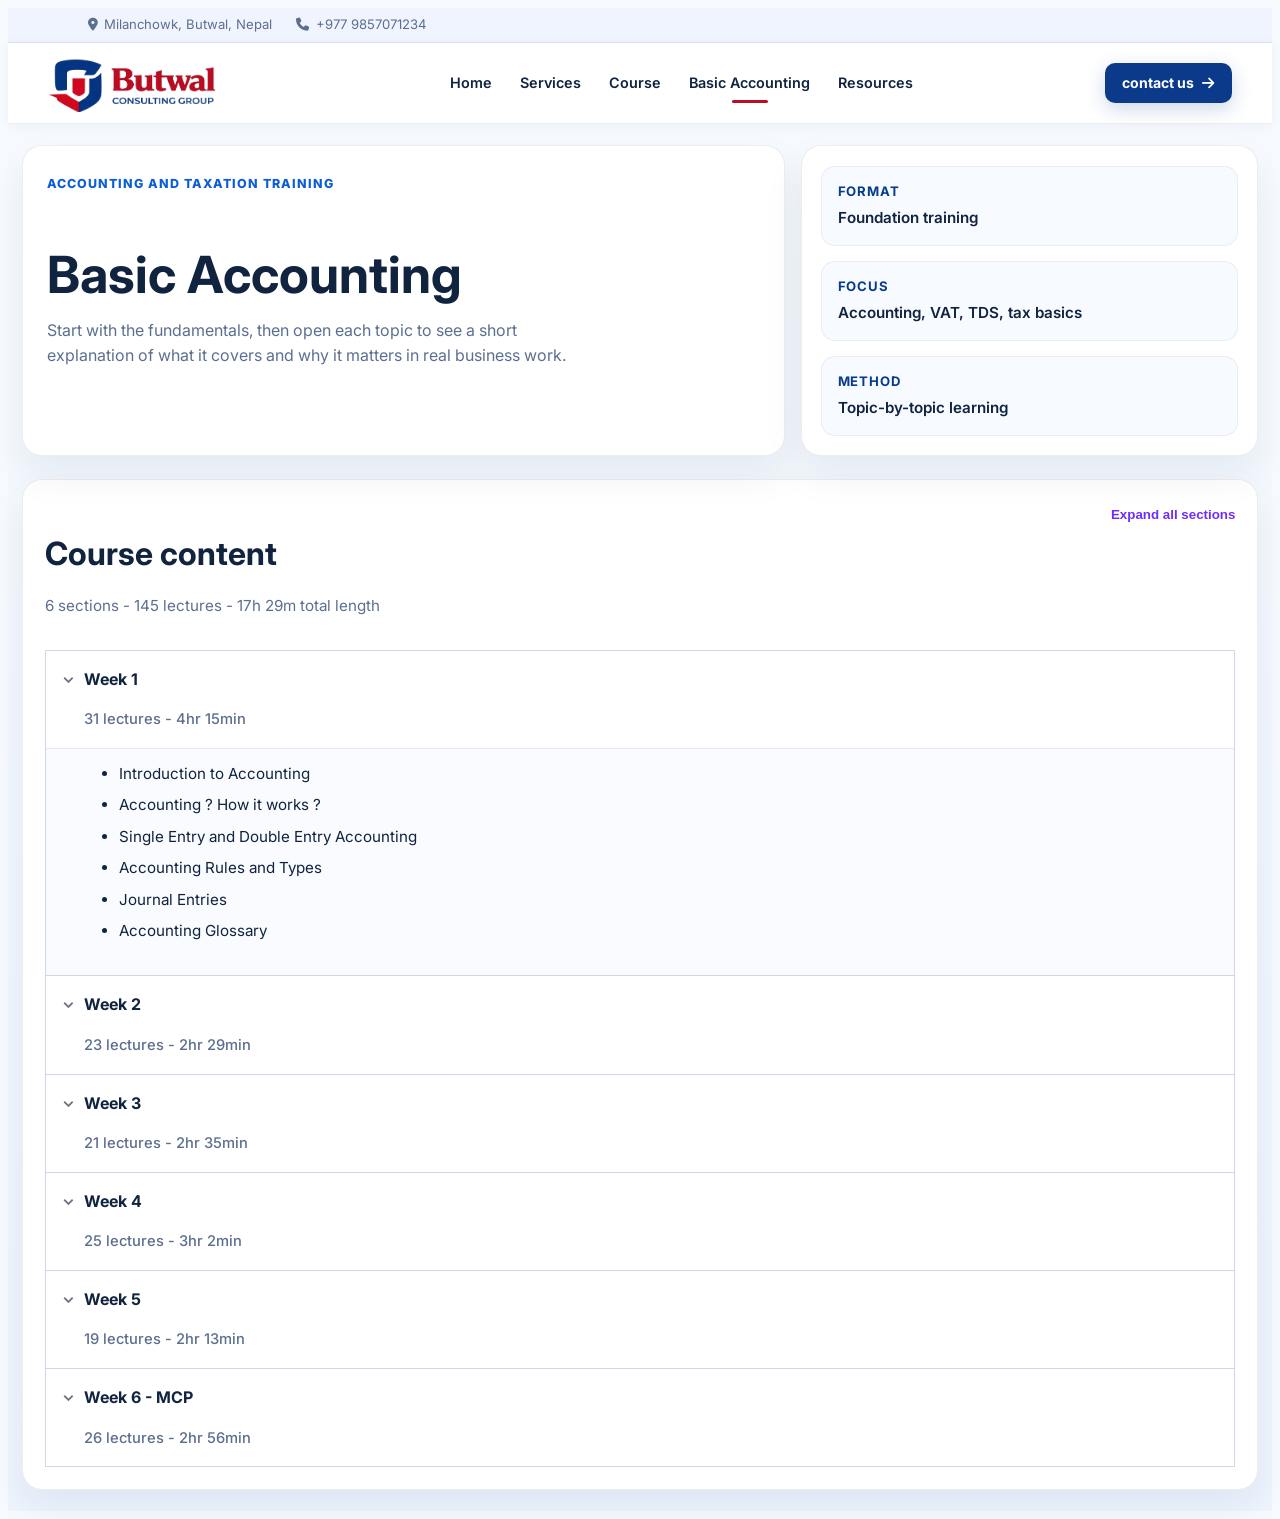
<file: Course/Accounting.html>
<!DOCTYPE html>
<html lang="en">
<head>
  <meta charset="UTF-8" />
  <meta name="viewport" content="width=device-width, initial-scale=1.0" />
  <meta name="description" content="Basic Accounting and Taxation training outline with expandable topics and short notes." />
  <title>Basic Accounting Course | Butwal Consulting Group</title>
  <link rel="preconnect" href="https://fonts.googleapis.com">
  <link rel="preconnect" href="https://fonts.gstatic.com" crossorigin>
  <link href="https://fonts.googleapis.com/css2?family=Inter:wght@400;500;600;700;800&display=swap" rel="stylesheet">
  <link rel="stylesheet" href="https://cdnjs.cloudflare.com/ajax/libs/font-awesome/6.5.0/css/all.min.css">
  <link rel="stylesheet" href="../Style.css" />
</head>
<body class="course-page">
  <div class="topbar">
    <div class="topbar-inner">
      <span><i class="fa fa-map-marker-alt"></i> Milanchowk, Butwal, Nepal</span>
      <a href="tel:+9779857071234"><span><i class="fa fa-phone"></i> +977 9857071234</span></a>
    </div>
  </div>

  <div class="site-header">
    <div class="navbar">
      <a href="../index.html" class="brand">
        <img src="../img/logo.png" alt="Butwal Consulting Group Logo" class="brand-logo-img"/>
      </a>

      <button class="menu-btn" id="menuBtn" type="button">
        <i class="fa fa-bars"></i>
      </button>

      <ul class="nav-links" id="nav-links">
        <li><a href="../index.html">Home</a></li>
        <li><a href="../index.html#services">Services</a></li>
        <li><a href="../index.html#programs">Course</a></li>
        <li><a href="Accounting.html" aria-current="page">Basic Accounting</a></li>
        <li><a href="../index.html#programs">Resources</a></li>
      </ul>

      <a href="https://wa.me/9779857071234" class="nav-cta">contact us <i class="fa fa-arrow-right"></i></a>
    </div>
  </div>

  <main class="course-page-wrap">
    <section class="course-hero">
      <div class="course-hero-copy">
        <span class="course-page-label">ACCOUNTING AND TAXATION TRAINING</span>
        <h1>Basic Accounting</h1>
        <p class="course-page-intro">
          Start with the fundamentals, then open each topic to see a short explanation of what
          it covers and why it matters in real business work.
        </p>
      </div>
      <div class="course-hero-card">
        <div>
          <strong>Format</strong>
          <span>Foundation training</span>
        </div>
        <div>
          <strong>Focus</strong>
          <span>Accounting, VAT, TDS, tax basics</span>
        </div>
        <div>
          <strong>Method</strong>
          <span>Topic-by-topic learning</span>
        </div>
      </div>
    </section>

    <section class="course-outline" id="basic-accounting">
      <div class="course-content-head">
        <div>
          <h2>Course content</h2>
          <p>6 sections - 145 lectures - 17h 29m total length</p>
        </div>
        <button type="button" id="expandAllBtn" class="expand-all-btn">Expand all sections</button>
      </div>

      <div class="week-list">
        <details class="week-item" open>
          <summary>
            <span class="week-title">Week 1</span>
            <span class="week-meta">31 lectures - 4hr 15min</span>
          </summary>
          <div class="week-body">
            <ul>
              <li>Introduction to Accounting</li>
              <li>Accounting ? How it works ?</li>
              <li>Single Entry and Double Entry Accounting</li>
              <li>Accounting Rules and Types</li>
              <li>Journal Entries</li>
              <li>Accounting Glossary</li>
            </ul>
          </div>
        </details>

        <details class="week-item">
          <summary>
            <span class="week-title">Week 2</span>
            <span class="week-meta">23 lectures - 2hr 29min</span>
          </summary>
          <div class="week-body">
            <ul>
              <li>Business Model</li>
              <li>VAT Registration for Business</li>
              <li>PAN Registration for Business</li>
              <li>Criteria for VAT Registration</li>
              <li>Financial Transaction in Business</li>
              <li>Purchase and Sales</li>
              <li>Fixed Assets and Expenses</li>
              <li>Payment/Receipt and Contra</li>
              <li>Bank Statement</li>
              <li>Reports</li>
            </ul>
          </div>
        </details>

        <details class="week-item">
          <summary>
            <span class="week-title">Week 3</span>
            <span class="week-meta">21 lectures - 2hr 35min</span>
          </summary>
          <div class="week-body">
            <ul>
              <li>Manualized Accounting</li>
              <li>Purchase Register</li>
              <li>Sales Register</li>
              <li>Stock Book</li>
              <li>Purchase Party Ledger</li>
              <li>Sales Party Ledger</li>
              <li>Computerized Accounting</li>
              <li>Company Creation</li>
              <li>Accounting Info</li>
              <li>Groups - 28 groups (15 Primary and 13 Secondary)</li>
              <li>Ledgers</li>
            </ul>
          </div>
        </details>

        <details class="week-item">
          <summary>
            <span class="week-title">Week 4</span>
            <span class="week-meta">25 lectures - 3hr 2min</span>
          </summary>
          <div class="week-body">
            <ul>
              <li>Inventory Info</li>
              <li>Stock Group</li>
              <li>Unit of Measure</li>
              <li>Stock Items</li>
              <li>Vouchers in Tally</li>
              <li>Contra voucher - F4</li>
              <li>Payment voucher - F5</li>
              <li>Receipt voucher - F6</li>
              <li>Journal voucher - F6</li>
              <li>Sales Voucher - F8</li>
              <li>Sales Return Voucher - Ctrl + F9</li>
              <li>Purchase Voucher - F9</li>
              <li>Purchase Return voucher - Ctrl + F9</li>
            </ul>
          </div>
        </details>

        <details class="week-item">
          <summary>
            <span class="week-title">Week 5</span>
            <span class="week-meta">19 lectures - 2hr 13min</span>
          </summary>
          <div class="week-body">
            <ul>
              <li>Tax Deducted at Source</li>
              <li>Principle related to TDS</li>
              <li>Calculation of TDS</li>
              <li>Basic Concept of TDS</li>
              <li>TDS calculation on different expenses</li>
              <li>TDS on Salary</li>
              <li>TDS on Rent</li>
              <li>TDS on Commission</li>
              <li>TDS on Pan Company</li>
              <li>TDS on VAT Company</li>
              <li>VAT - Value Added Tax</li>
              <li>VAT Return Entry</li>
              <li>How VAT Works?</li>
              <li>Input and Output VAT</li>
              <li>Calculation of VAT</li>
              <li>VAT on Goods and Service</li>
            </ul>
          </div>
        </details>

        <details class="week-item">
          <summary>
            <span class="week-title">Week 6 - MCP</span>
            <span class="week-meta">26 lectures - 2hr 56min</span>
          </summary>
          <div class="week-body">
            <ul>
              <li>Income Tax</li>
              <li>Introduction to tax</li>
              <li>Types of Tax</li>
              <li>Taxation Glossary</li>
              <li>Inland Revenue Department</li>
              <li>Acts and Directives</li>
              <li>Income Year</li>
              <li>Accounting's Roles</li>
              <li>Year end Closure</li>
              <li>Adjustment</li>
              <li>Tax season</li>
              <li>Year end Functions</li>
              <li>Bank statement</li>
              <li>Bank confirmation</li>
              <li>Bank reconciliation</li>
              <li>Stock verification</li>
              <li>Tax Registration</li>
              <li>Personal Pan</li>
              <li>Business Pan</li>
              <li>Taxation for different Business</li>
              <li>Presumption Tax Payers (D-01)</li>
              <li>Turnover based tax payers (D-02)</li>
              <li>Other Tax Payers (D-03)</li>
              <li>E-TDS Return and Payment</li>
              <li>E-TDS Return Intro</li>
              <li>E-TDS Return Filing Process</li>
            </ul>
          </div>
        </details>
      </div>
    </section>

  </main>
  <script>
    const menuBtn = document.getElementById('menuBtn');
    const navLinks = document.getElementById('nav-links');

    if (menuBtn && navLinks) {
      menuBtn.addEventListener('click', () => {
        const open = navLinks.classList.toggle('open');
        menuBtn.setAttribute('aria-expanded', open);
        menuBtn.querySelector('i').className = open ? 'fa fa-times' : 'fa fa-bars';
      });

      document.addEventListener('click', e => {
        if (!menuBtn.contains(e.target) && !navLinks.contains(e.target)) {
          navLinks.classList.remove('open');
          menuBtn.setAttribute('aria-expanded', 'false');
          menuBtn.querySelector('i').className = 'fa fa-bars';
        }
      });
    }

    const expandAllBtn = document.getElementById('expandAllBtn');
    const weekItems = document.querySelectorAll('.week-item');

    expandAllBtn.addEventListener('click', () => {
      const shouldOpen = [...weekItems].some(item => !item.open);
      weekItems.forEach(item => { item.open = shouldOpen; });
      expandAllBtn.textContent = shouldOpen ? 'Collapse all sections' : 'Expand all sections';
    });
  </script>

  
</body>
</html>
</file>
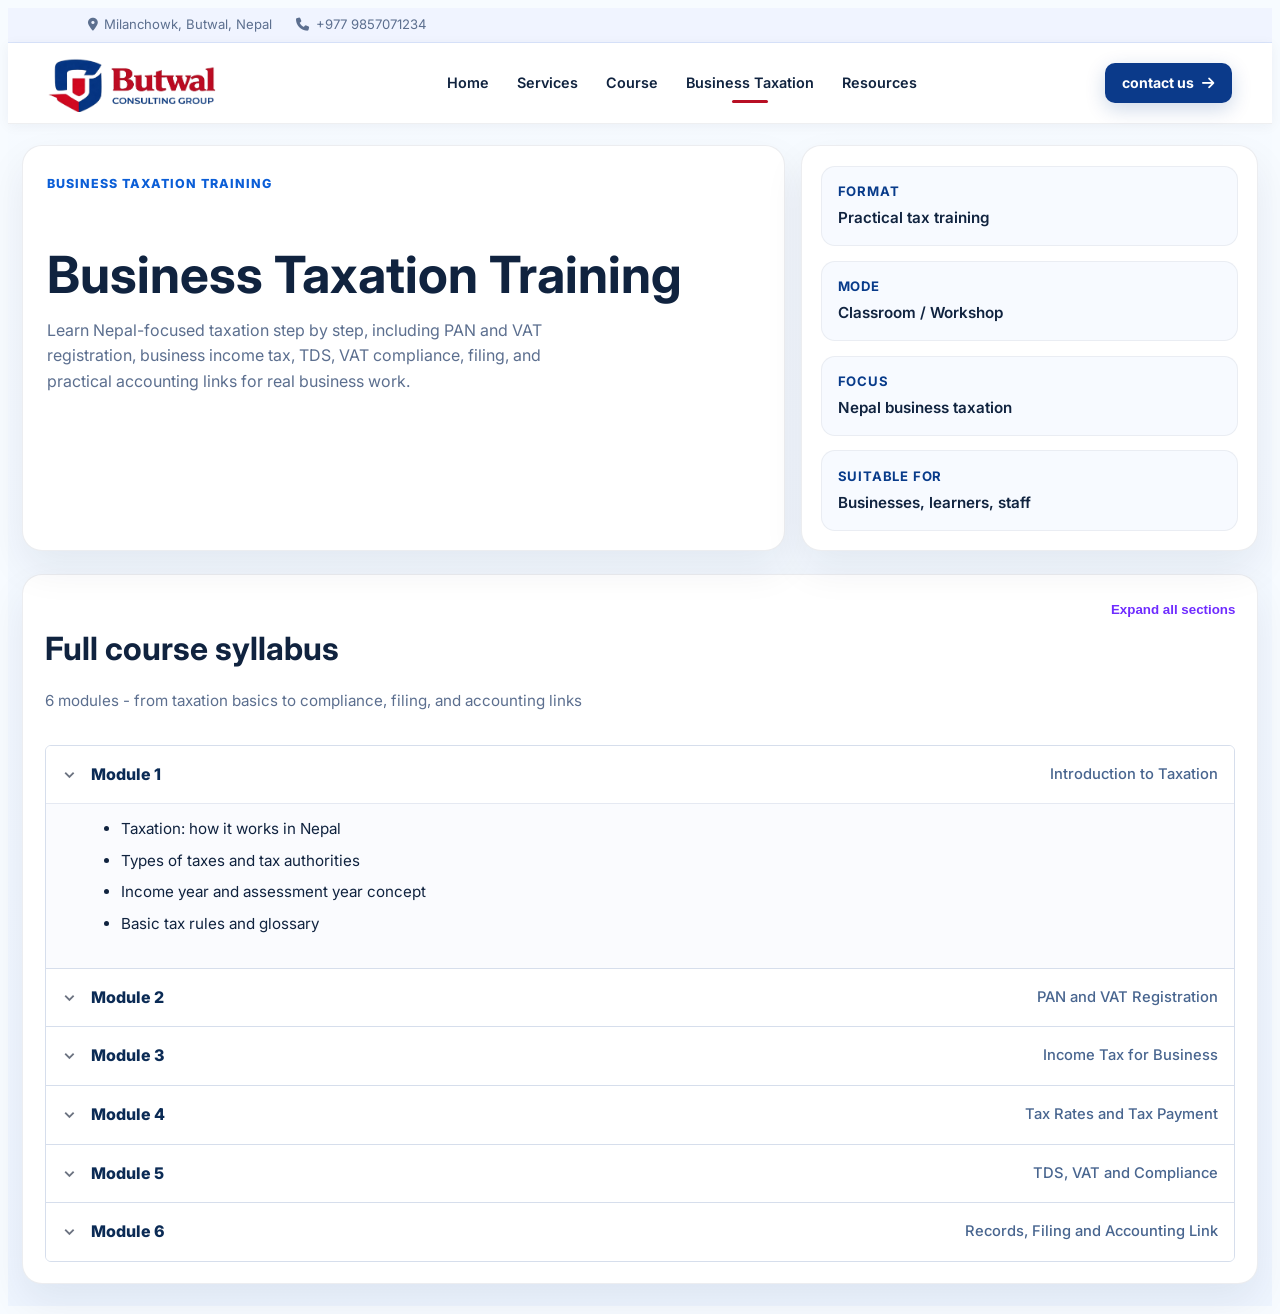
<file: Course/BusinessTaxation.html>
<!DOCTYPE html>
<html lang="en">
<head>
  <meta charset="UTF-8" />
  <meta name="viewport" content="width=device-width, initial-scale=1.0" />
  <meta name="description" content="Business taxation training syllabus with practical Nepal-focused tax, VAT, TDS, and compliance topics." />
  <title>Business Taxation Training | Butwal Consulting Group</title>
  <link rel="preconnect" href="https://fonts.googleapis.com">
  <link rel="preconnect" href="https://fonts.gstatic.com" crossorigin>
  <link href="https://fonts.googleapis.com/css2?family=Inter:wght@400;500;600;700;800&display=swap" rel="stylesheet">
  <link rel="stylesheet" href="https://cdnjs.cloudflare.com/ajax/libs/font-awesome/6.5.0/css/all.min.css">
  <link rel="stylesheet" href="../Style.css" />
</head>
<body class="course-page">
  <div class="topbar">
    <div class="topbar-inner">
      <span><i class="fa fa-map-marker-alt"></i> Milanchowk, Butwal, Nepal</span>
      <a href="tel:+9779857071234"><span><i class="fa fa-phone"></i> +977 9857071234</span></a>
    </div>
  </div>

  <div class="site-header">
    <div class="navbar">
      <a href="../index.html" class="brand">
        <img src="../img/logo.png" alt="Butwal Consulting Group Logo" class="brand-logo-img"/>
      </a>

      <button class="menu-btn" id="menuBtn" type="button">
        <i class="fa fa-bars"></i>
      </button>

      <ul class="nav-links" id="nav-links">
        <li><a href="../index.html">Home</a></li>
        <li><a href="../index.html#services">Services</a></li>
        <li><a href="../index.html#programs">Course</a></li>
        <li><a href="BusinessTaxation.html" aria-current="page">Business Taxation</a></li>
        <li><a href="../index.html#programs">Resources</a></li>
      </ul>

      <a href="https://wa.me/9779857071234" class="nav-cta">contact us <i class="fa fa-arrow-right"></i></a>
    </div>
  </div>

  <main class="course-page-wrap">
    <section class="course-hero">
      <div class="course-hero-copy">
        <span class="course-page-label">BUSINESS TAXATION TRAINING</span>
        <h1>Business Taxation Training</h1>
        <p class="course-page-intro">
          Learn Nepal-focused taxation step by step, including PAN and VAT registration, business income tax,
          TDS, VAT compliance, filing, and practical accounting links for real business work.
        </p>
      </div>
      <div class="course-hero-card">
        <div>
          <strong>Format</strong>
          <span>Practical tax training</span>
        </div>
        <div>
          <strong>Mode</strong>
          <span>Classroom / Workshop</span>
        </div>
        <div>
          <strong>Focus</strong>
          <span>Nepal business taxation</span>
        </div>
        <div>
          <strong>Suitable for</strong>
          <span>Businesses, learners, staff</span>
        </div>
      </div>
    </section>

    <section class="course-outline" id="business-taxation-program">
      <div class="course-content-head">
        <div>
          <h2>Full course syllabus</h2>
          <p>6 modules - from taxation basics to compliance, filing, and accounting links</p>
        </div>
        <button type="button" id="expandAllBtn" class="expand-all-btn">Expand all sections</button>
      </div>

      <div class="week-list">
        <details class="week-item" open>
          <summary>
            <span class="week-title">Module 1</span>
            <span class="week-meta">Introduction to Taxation</span>
          </summary>
          <div class="week-body">
            <ul>
              <li>Taxation: how it works in Nepal</li>
              <li>Types of taxes and tax authorities</li>
              <li>Income year and assessment year concept</li>
              <li>Basic tax rules and glossary</li>
            </ul>
          </div>
        </details>

        <details class="week-item">
          <summary>
            <span class="week-title">Module 2</span>
            <span class="week-meta">PAN and VAT Registration</span>
          </summary>
          <div class="week-body">
            <ul>
              <li>PAN registration for individuals and businesses</li>
              <li>VAT registration for business</li>
              <li>Criteria for VAT registration</li>
              <li>IRD taxpayer portal basics</li>
            </ul>
          </div>
        </details>

        <details class="week-item">
          <summary>
            <span class="week-title">Module 3</span>
            <span class="week-meta">Income Tax for Business</span>
          </summary>
          <div class="week-body">
            <ul>
              <li>Business income and taxable income</li>
              <li>Allowable expenses, deductions and exemptions</li>
              <li>Set-off and carry forward of business losses</li>
              <li>Basic annual tax liability calculation</li>
            </ul>
          </div>
        </details>

        <details class="week-item">
          <summary>
            <span class="week-title">Module 4</span>
            <span class="week-meta">Tax Rates and Tax Payment</span>
          </summary>
          <div class="week-body">
            <ul>
              <li>Tax slab concept for different taxpayers</li>
              <li>Tax for sole proprietorship, firm and company</li>
              <li>Estimated tax and installment payment</li>
              <li>Tax on rent, contract, interest, land and securities</li>
            </ul>
          </div>
        </details>

        <details class="week-item">
          <summary>
            <span class="week-title">Module 5</span>
            <span class="week-meta">TDS, VAT and Compliance</span>
          </summary>
          <div class="week-body">
            <ul>
              <li>TDS concept and calculation</li>
              <li>TDS on salary, rent, service, contract and interest</li>
              <li>Employee tax deduction and adjustment</li>
              <li>e-TDS return filing and final withholding tax</li>
              <li>VAT basics and billing system</li>
              <li>Taxable, zero-rated and VAT-exempt items</li>
              <li>Input VAT, output VAT and VAT payable</li>
              <li>Monthly VAT return filing and payment</li>
            </ul>
          </div>
        </details>

        <details class="week-item">
          <summary>
            <span class="week-title">Module 6</span>
            <span class="week-meta">Records, Filing and Accounting Link</span>
          </summary>
          <div class="week-body">
            <ul>
              <li>Purchase book and sales book preparation</li>
              <li>VAT credit management and adjustment</li>
              <li>VAT reconciliation and Annex 13 preparation</li>
              <li>VAT inclusive price and compliance process</li>
              <li>Income tax return filing process</li>
              <li>Tax clearance certificate, refund and recovery</li>
              <li>Arrears, adjustment, fines and penalties</li>
              <li>Real business cases and practical assignment</li>
              <li>Purchase, sales and expense entry</li>
              <li>Cash, bank and contra transaction</li>
              <li>Fixed assets and depreciation concept</li>
              <li>Tax invoice record and business reports</li>
            </ul>
          </div>
        </details>
      </div>
    </section>
  </main>

  <script>
    const expandAllBtn = document.getElementById('expandAllBtn');
    const weekItems = document.querySelectorAll('.week-item');

    if (expandAllBtn) {
      expandAllBtn.addEventListener('click', () => {
        const shouldOpen = [...weekItems].some(item => !item.open);
        weekItems.forEach(item => { item.open = shouldOpen; });
        expandAllBtn.textContent = shouldOpen ? 'Collapse all sections' : 'Expand all sections';
      });
    }
  </script>
</body>
</html>
</file>
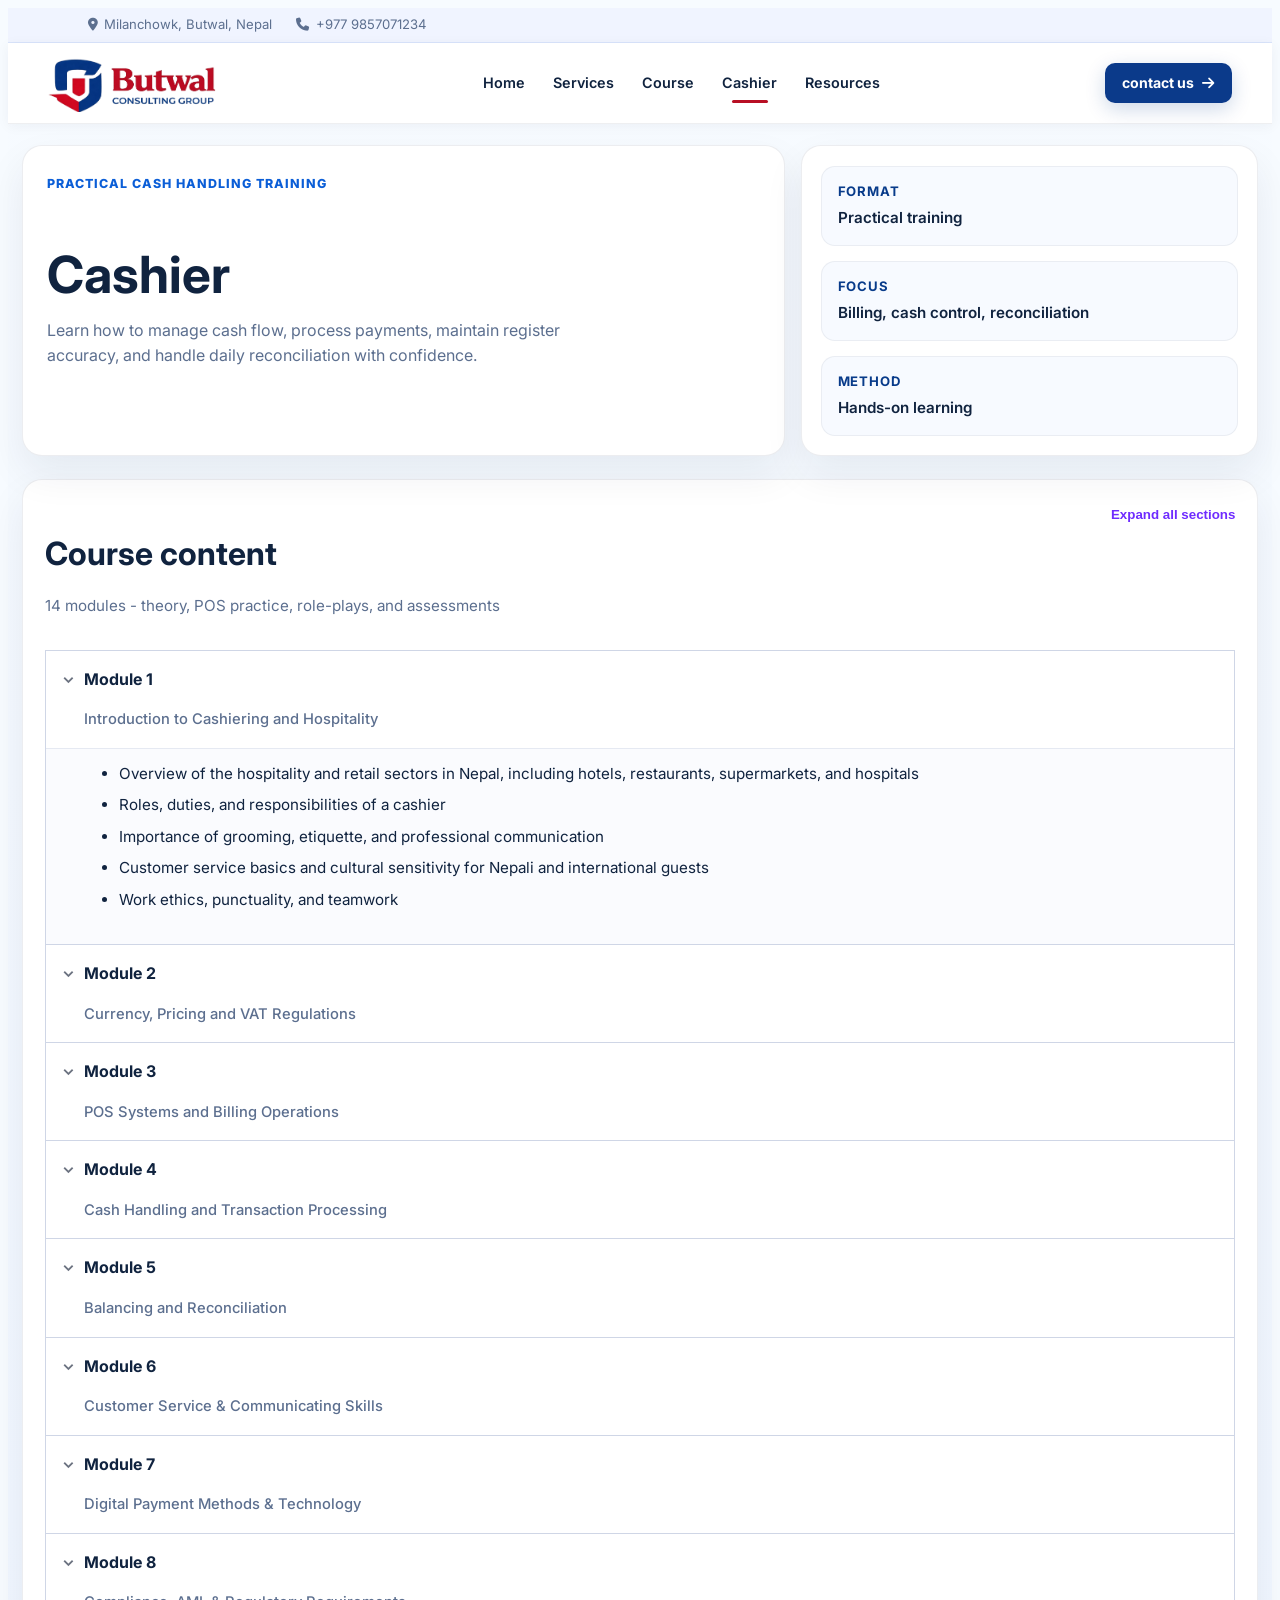
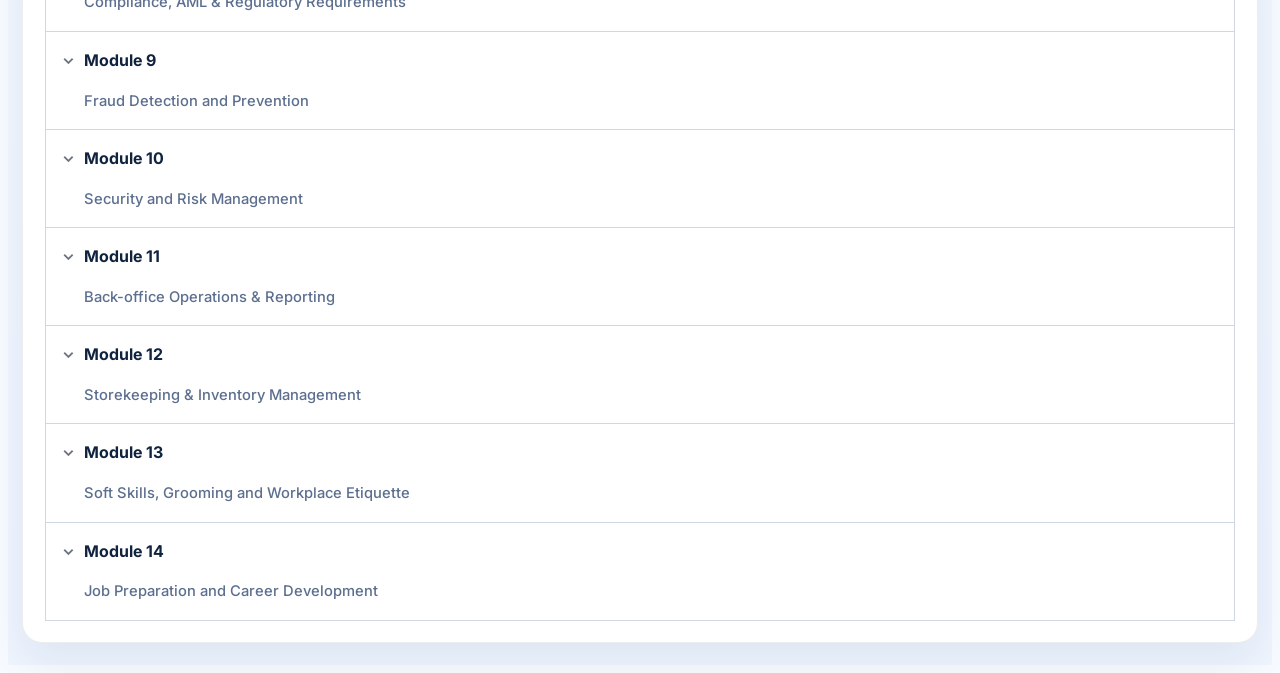
<file: Course/Cashier.html>
<!DOCTYPE html>
<html lang="en">
<head>
  <meta charset="UTF-8" />
  <meta name="viewport" content="width=device-width, initial-scale=1.0" />
  <meta name="description" content="Cashier training program covering cash handling, billing, register management, and daily reconciliation." />
  <title>Cashier Program | Butwal Consulting Group</title>
  <link rel="preconnect" href="https://fonts.googleapis.com">
  <link rel="preconnect" href="https://fonts.gstatic.com" crossorigin>
  <link href="https://fonts.googleapis.com/css2?family=Inter:wght@400;500;600;700;800&display=swap" rel="stylesheet">
  <link rel="stylesheet" href="https://cdnjs.cloudflare.com/ajax/libs/font-awesome/6.5.0/css/all.min.css">
  <link rel="stylesheet" href="../Style.css" />
</head>
<body class="course-page">
  <div class="topbar">
    <div class="topbar-inner">
      <span><i class="fa fa-map-marker-alt"></i> Milanchowk, Butwal, Nepal</span>
      <a href="tel:+9779857071234"><span><i class="fa fa-phone"></i> +977 9857071234</span></a>
    </div>
  </div>

  <div class="site-header">
    <div class="navbar">
      <a href="../index.html" class="brand">
        <img src="../img/logo.png" alt="Butwal Consulting Group Logo" class="brand-logo-img"/>
      </a>

      <button class="menu-btn" id="menuBtn" type="button">
        <i class="fa fa-bars"></i>
      </button>

      <ul class="nav-links" id="nav-links">
        <li><a href="../index.html">Home</a></li>
        <li><a href="../index.html#services">Services</a></li>
        <li><a href="../index.html#programs">Course</a></li>
        <li><a href="cashier.html" aria-current="page">Cashier</a></li>
        <li><a href="../index.html#programs">Resources</a></li>
      </ul>

      <a href="https://wa.me/9779857071234" class="nav-cta">contact us <i class="fa fa-arrow-right"></i></a>
    </div>
  </div>

  <main class="course-page-wrap">
    <section class="course-hero">
      <div class="course-hero-copy">
        <span class="course-page-label">PRACTICAL CASH HANDLING TRAINING</span>
        <h1>Cashier</h1>
        <p class="course-page-intro">
          Learn how to manage cash flow, process payments, maintain register accuracy, and handle
          daily reconciliation with confidence.
        </p>
      </div>
      <div class="course-hero-card">
        <div>
          <strong>Format</strong>
          <span>Practical training</span>
        </div>
        <div>
          <strong>Focus</strong>
          <span>Billing, cash control, reconciliation</span>
        </div>
        <div>
          <strong>Method</strong>
          <span>Hands-on learning</span>
        </div>
      </div>
    </section>

    <section class="course-outline" id="cashier-program">
      <div class="course-content-head">
        <div>
          <h2>Course content</h2>
          <p>14 modules - theory, POS practice, role-plays, and assessments</p>
        </div>
        <button type="button" id="expandAllBtn" class="expand-all-btn">Expand all sections</button>
      </div>

      <div class="week-list">
        <details class="week-item" open>
          <summary>
            <span class="week-title">Module 1</span>
            <span class="week-meta">Introduction to Cashiering and Hospitality</span>
          </summary>
          <div class="week-body">
            <ul>
              <li>Overview of the hospitality and retail sectors in Nepal, including hotels, restaurants, supermarkets, and hospitals</li>
              <li>Roles, duties, and responsibilities of a cashier</li>
              <li>Importance of grooming, etiquette, and professional communication</li>
              <li>Customer service basics and cultural sensitivity for Nepali and international guests</li>
              <li>Work ethics, punctuality, and teamwork</li>
            </ul>
          </div>
        </details>

        <details class="week-item">
          <summary>
            <span class="week-title">Module 2</span>
            <span class="week-meta">Currency, Pricing and VAT Regulations</span>
          </summary>
          <div class="week-body">
            <ul>
              <li>Understanding the Nepalese rupee: denominations, currency symbols, and security features</li>
              <li>Calculating prices inclusive or exclusive of 13% VAT, including zero-rated and exempt goods</li>
              <li>Issuing manual bills and receipts, and recording VAT on invoices</li>
              <li>Counting cash accurately and identifying counterfeit notes</li>
              <li>Handling rounding rules and giving change</li>
            </ul>
          </div>
        </details>

        <details class="week-item">
          <summary>
            <span class="week-title">Module 3</span>
            <span class="week-meta">POS Systems and Billing Operations</span>
          </summary>
          <div class="week-body">
            <ul>
              <li>Introduction to POS billing software and hardware, including thermal printers, barcode scanners, and terminals</li>
              <li>Setting up and operating cash registers and POS terminals</li>
              <li>Applying discounts, service charges, and VAT</li>
              <li>Printing, reprinting, and voiding bills, and managing corrections</li>
              <li>End-of-day reports and cash closing procedures</li>
              <li>Hands-on practice with local POS software</li>
            </ul>
          </div>
        </details>

        <details class="week-item">
          <summary>
            <span class="week-title">Module 4</span>
            <span class="week-meta">Cash Handling and Transaction Processing</span>
          </summary>
          <div class="week-body">
            <ul>
              <li>Cash handling cycle: receiving, processing, and disbursing funds</li>
              <li>Types of transactions: cash, credit/debit cards, QR payments, mobile wallets, and cheques</li>
              <li>Issuing refunds and processing returns, including common errors and how to avoid them</li>
              <li>Petty-cash management and daily cash registers</li>
              <li>Practical exercises: writing bills and receipts manually and counting cash accurately</li>
            </ul>
          </div>
        </details>

        <details class="week-item">
          <summary>
            <span class="week-title">Module 5</span>
            <span class="week-meta">Balancing and Reconciliation</span>
          </summary>
          <div class="week-body">
            <ul>
              <li>Opening cash drawers and assigning float amounts</li>
              <li>Balancing cash drawers and reconciling POS totals at shift end</li>
              <li>Handling cash overages and shortages with proper procedures and reporting</li>
              <li>Preparing daily sales and cash reports and cross-checking with back-office records</li>
              <li>Workshop: reconciliation and accuracy exercises</li>
            </ul>
          </div>
        </details>

        <details class="week-item">
          <summary>
            <span class="week-title">Module 6</span>
            <span class="week-meta">Customer Service &amp; Communicating Skills</span>
          </summary>
          <div class="week-body">
            <ul>
              <li>Customer interaction techniques: greeting, polite conversation, and active listening</li>
              <li>Using Nepali and English phrases for hospitality settings</li>
              <li>Handling guest complaints and difficult customers professionally</li>
              <li>Telephone manners and order-taking etiquette</li>
              <li>Upselling and cross-selling techniques without pressuring the customer</li>
              <li>Role-play: resolving disputes and processing transactions under pressure</li>
            </ul>
          </div>
        </details>

        <details class="week-item">
          <summary>
            <span class="week-title">Module 7</span>
            <span class="week-meta">Digital Payment Methods &amp; Technology</span>
          </summary>
          <div class="week-body">
            <ul>
              <li>Overview of QR-based payment systems and digital wallets such as FonePay, eSewa, Khalti, and mobile banking</li>
              <li>Nepal QR standardization and the importance of contactless payments</li>
              <li>Merchant onboarding and KYC/KYM requirements, including verification and transaction monitoring</li>
              <li>Accepting mobile payments on POS terminals and smartphones</li>
              <li>Integrating POS systems with back-office databases</li>
              <li>Security features such as PINs, OTPs, transaction limits, and digital receipts</li>
              <li>Emerging technologies: digital wallets, contactless cards, and e-commerce checkout</li>
              <li>Hands-on: generating and scanning QR codes and processing FonePay transactions</li>
            </ul>
          </div>
        </details>

        <details class="week-item">
          <summary>
            <span class="week-title">Module 8</span>
            <span class="week-meta">Compliance, AML &amp; Regulatory Requirements</span>
          </summary>
          <div class="week-body">
            <ul>
              <li>Nepal’s AML/CFT framework and NRB supervision responsibilities</li>
              <li>Customer due diligence and know-your-customer procedures</li>
              <li>Know your merchant requirements for merchants using QR codes</li>
              <li>Documentation and record-keeping for audit and regulatory compliance</li>
              <li>Reporting suspicious transactions, threshold limits, and suspicious transaction reports</li>
              <li>Consumer protection and data privacy laws</li>
              <li>Understanding merchant category codes and NRB risk guidelines</li>
            </ul>
          </div>
        </details>

        <details class="week-item">
          <summary>
            <span class="week-title">Module 9</span>
            <span class="week-meta">Fraud Detection and Prevention</span>
          </summary>
          <div class="week-body">
            <ul>
              <li>Types of fraud in cashiering: counterfeit currency, card fraud, transaction laundering, and return fraud</li>
              <li>Identifying counterfeit Nepalese banknotes through security threads and watermarks</li>
              <li>Recognizing suspicious customer behavior and fraudulent cards</li>
              <li>Internal controls to prevent employee theft and errors</li>
              <li>Steps to take when fraud is suspected, including escalation procedures</li>
              <li>Case studies and real-world fraud scenarios in Nepal</li>
            </ul>
          </div>
        </details>

        <details class="week-item">
          <summary>
            <span class="week-title">Module 10</span>
            <span class="week-meta">Security and Risk Management</span>
          </summary>
          <div class="week-body">
            <ul>
              <li>Security protocols for handling large cash amounts and high-risk transactions</li>
              <li>Protecting customer and transaction data: PCI DSS basics</li>
              <li>Personal safety and robbery prevention</li>
              <li>Workplace health and safety, including hygiene measures</li>
              <li>Risk management strategies and contingency planning</li>
            </ul>
          </div>
        </details>

        <details class="week-item">
          <summary>
            <span class="week-title">Module 11</span>
            <span class="week-meta">Back-office Operations &amp; Reporting</span>
          </summary>
          <div class="week-body">
            <ul>
              <li>Record-keeping, data entry, and transaction tracking</li>
              <li>Managing inventory and stock where cashiering involves storekeeping</li>
              <li>Preparing daily, weekly, and monthly financial reports</li>
              <li>Audit trails and documentation for tax and regulatory purposes</li>
              <li>Using technology to automate back-office tasks</li>
              <li>Coordinating with accounting and management teams through workflow integration</li>
            </ul>
          </div>
        </details>

        <details class="week-item">
          <summary>
            <span class="week-title">Module 12</span>
            <span class="week-meta">Storekeeping &amp; Inventory Management</span>
          </summary>
          <div class="week-body">
            <ul>
              <li>Receiving goods, stock rotation, and labeling</li>
              <li>Use of barcode scanners and inventory software</li>
              <li>Stock counting, re-ordering, and expiry management</li>
              <li>Maintaining a clean and organized storage area</li>
              <li>Preparing goods return notes and damage reports</li>
            </ul>
          </div>
        </details>

        <details class="week-item">
          <summary>
            <span class="week-title">Module 13</span>
            <span class="week-meta">Soft Skills, Grooming and Workplace Etiquette</span>
          </summary>
          <div class="week-body">
            <ul>
              <li>Professional appearance and grooming standards</li>
              <li>Time management, stress management, and adaptability</li>
              <li>Teamwork and cooperation with colleagues and supervisors</li>
              <li>Ethics, integrity, and confidentiality</li>
            </ul>
          </div>
        </details>

        <details class="week-item">
          <summary>
            <span class="week-title">Module 14</span>
            <span class="week-meta">Job Preparation and Career Development</span>
          </summary>
          <div class="week-body">
            <ul>
              <li>Writing a CV tailored to cashier or hospitality roles</li>
              <li>Preparing for interviews and common cashier interview questions</li>
              <li>Understanding work culture abroad and adaptation tips</li>
              <li>Opportunities for advancement such as senior cashier, supervisor, and bank teller</li>
            </ul>
          </div>
        </details>
      </div>
    </section>

  </main>
  <script>
    const menuBtn = document.getElementById('menuBtn');
    const navLinks = document.getElementById('nav-links');

    if (menuBtn && navLinks) {
      menuBtn.addEventListener('click', () => {
        const open = navLinks.classList.toggle('open');
        menuBtn.setAttribute('aria-expanded', open);
        menuBtn.querySelector('i').className = open ? 'fa fa-times' : 'fa fa-bars';
      });

      document.addEventListener('click', e => {
        if (!menuBtn.contains(e.target) && !navLinks.contains(e.target)) {
          navLinks.classList.remove('open');
          menuBtn.setAttribute('aria-expanded', 'false');
          menuBtn.querySelector('i').className = 'fa fa-bars';
        }
      });
    }

    const expandAllBtn = document.getElementById('expandAllBtn');
    const weekItems = document.querySelectorAll('.week-item');

    expandAllBtn.addEventListener('click', () => {
      const shouldOpen = [...weekItems].some(item => !item.open);
      weekItems.forEach(item => { item.open = shouldOpen; });
      expandAllBtn.textContent = shouldOpen ? 'Collapse all sections' : 'Expand all sections';
    });
  </script>
</body>
</html>
</file>
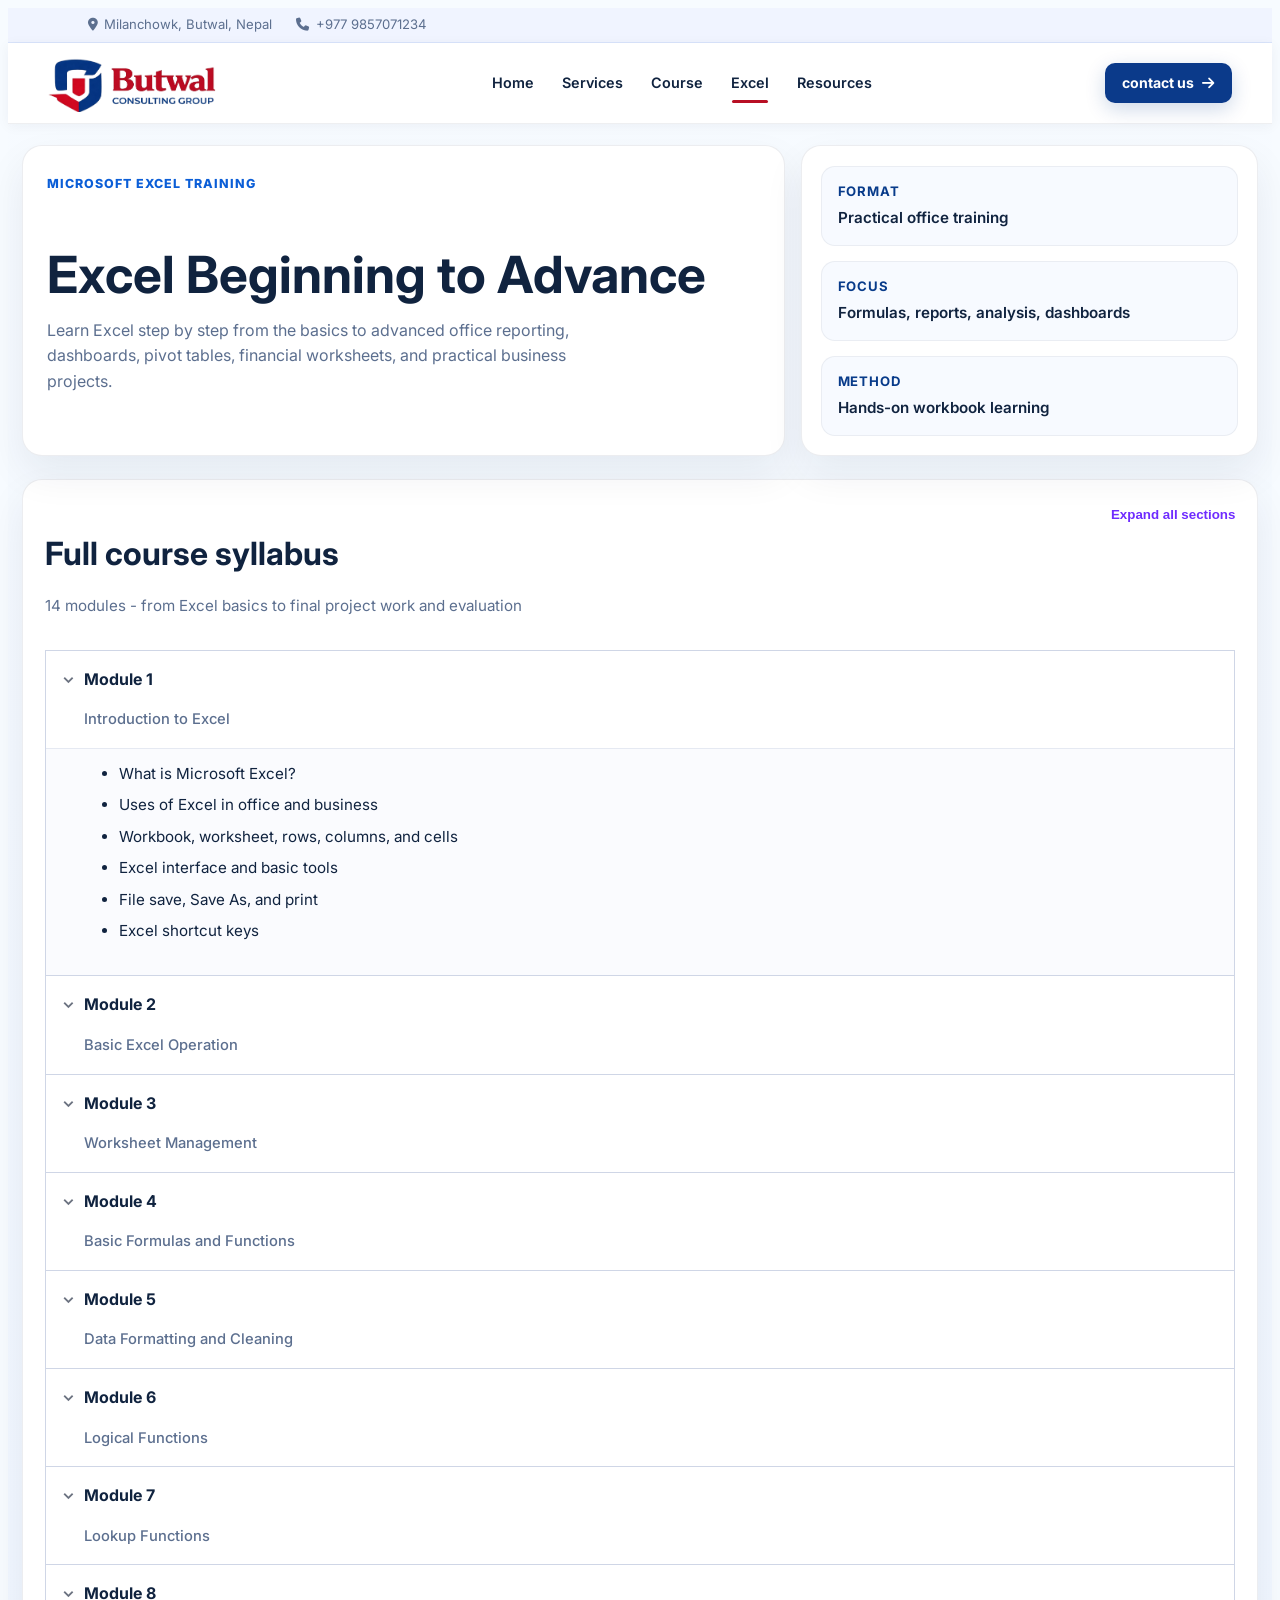
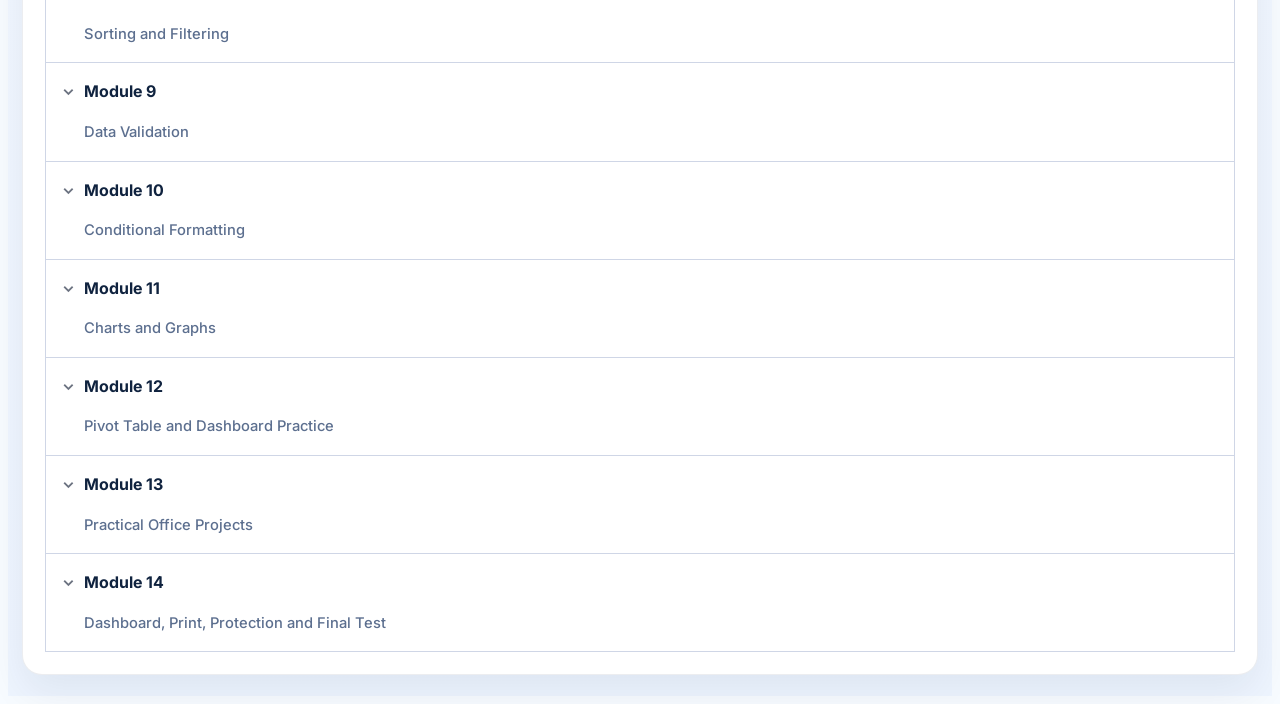
<file: Course/Excel.html>
<!DOCTYPE html>
<html lang="en">
<head>
  <meta charset="UTF-8" />
  <meta name="viewport" content="width=device-width, initial-scale=1.0" />
  <meta name="description" content="Excel beginning to advanced course syllabus with expandable modules and practical office-focused topics." />
  <title>Excel Beginning to Advance Course | Butwal Consulting Group</title>
  <link rel="preconnect" href="https://fonts.googleapis.com">
  <link rel="preconnect" href="https://fonts.gstatic.com" crossorigin>
  <link href="https://fonts.googleapis.com/css2?family=Inter:wght@400;500;600;700;800&display=swap" rel="stylesheet">
  <link rel="stylesheet" href="https://cdnjs.cloudflare.com/ajax/libs/font-awesome/6.5.0/css/all.min.css">
  <link rel="stylesheet" href="../Style.css" />
</head>
<body class="course-page">
  <div class="topbar">
    <div class="topbar-inner">
      <span><i class="fa fa-map-marker-alt"></i> Milanchowk, Butwal, Nepal</span>
      <a href="tel:+9779857071234"><span><i class="fa fa-phone"></i> +977 9857071234</span></a>
    </div>
  </div>

  <div class="site-header">
    <div class="navbar">
      <a href="../index.html" class="brand">
        <img src="../img/logo.png" alt="Butwal Consulting Group Logo" class="brand-logo-img"/>
      </a>

      <button class="menu-btn" id="menuBtn" type="button">
        <i class="fa fa-bars"></i>
      </button>

      <ul class="nav-links" id="nav-links">
        <li><a href="../index.html">Home</a></li>
        <li><a href="../index.html#services">Services</a></li>
        <li><a href="../index.html#programs">Course</a></li>
        <li><a href="Excel.html" aria-current="page">Excel</a></li>
        <li><a href="../index.html#programs">Resources</a></li>
      </ul>

      <a href="https://wa.me/9779857071234" class="nav-cta">contact us <i class="fa fa-arrow-right"></i></a>
    </div>
  </div>

  <main class="course-page-wrap">
    <section class="course-hero">
      <div class="course-hero-copy">
        <span class="course-page-label">MICROSOFT EXCEL TRAINING</span>
        <h1>Excel Beginning to Advance</h1>
        <p class="course-page-intro">
          Learn Excel step by step from the basics to advanced office reporting, dashboards,
          pivot tables, financial worksheets, and practical business projects.
        </p>
      </div>
      <div class="course-hero-card">
        <div>
          <strong>Format</strong>
          <span>Practical office training</span>
        </div>
        <div>
          <strong>Focus</strong>
          <span>Formulas, reports, analysis, dashboards</span>
        </div>
        <div>
          <strong>Method</strong>
          <span>Hands-on workbook learning</span>
        </div>
      </div>
    </section>

    <section class="course-outline" id="excel-program">
      <div class="course-content-head">
        <div>
          <h2>Full course syllabus</h2>
          <p>14 modules - from Excel basics to final project work and evaluation</p>
        </div>
        <button type="button" id="expandAllBtn" class="expand-all-btn">Expand all sections</button>
      </div>

      <div class="week-list">
        <details class="week-item" open>
          <summary>
            <span class="week-title">Module 1</span>
            <span class="week-meta">Introduction to Excel</span>
          </summary>
          <div class="week-body">
            <ul>
              <li>What is Microsoft Excel?</li>
              <li>Uses of Excel in office and business</li>
              <li>Workbook, worksheet, rows, columns, and cells</li>
              <li>Excel interface and basic tools</li>
              <li>File save, Save As, and print</li>
              <li>Excel shortcut keys</li>
            </ul>
          </div>
        </details>

        <details class="week-item">
          <summary>
            <span class="week-title">Module 2</span>
            <span class="week-meta">Basic Excel Operation</span>
          </summary>
          <div class="week-body">
            <ul>
              <li>Data entry in Excel</li>
              <li>Text, number, date, and currency format</li>
              <li>Cell formatting</li>
              <li>Row height and column width</li>
              <li>Copy, cut, paste, and Format Painter</li>
              <li>Merge cells and wrap text</li>
              <li>Page layout and print setup</li>
            </ul>
          </div>
        </details>

        <details class="week-item">
          <summary>
            <span class="week-title">Module 3</span>
            <span class="week-meta">Worksheet Management</span>
          </summary>
          <div class="week-body">
            <ul>
              <li>Create new worksheet</li>
              <li>Rename worksheet</li>
              <li>Move and copy worksheet</li>
              <li>Hide and unhide worksheet</li>
              <li>Delete worksheet</li>
              <li>Freeze panes</li>
              <li>Split window</li>
            </ul>
          </div>
        </details>

        <details class="week-item">
          <summary>
            <span class="week-title">Module 4</span>
            <span class="week-meta">Basic Formulas and Functions</span>
          </summary>
          <div class="week-body">
            <ul>
              <li>Formula rules in Excel</li>
              <li>Cell reference: relative and absolute</li>
              <li>SUM, AVERAGE, MIN, and MAX functions</li>
              <li>COUNT and COUNTA functions</li>
              <li>Basic percentage calculation</li>
              <li>Basic salary and marks calculation</li>
            </ul>
          </div>
        </details>

        <details class="week-item">
          <summary>
            <span class="week-title">Module 5</span>
            <span class="week-meta">Data Formatting and Cleaning</span>
          </summary>
          <div class="week-body">
            <ul>
              <li>Find and replace</li>
              <li>Remove duplicates</li>
              <li>Text to columns</li>
              <li>Flash Fill</li>
              <li>TRIM function</li>
              <li>UPPER, LOWER, and PROPER functions</li>
              <li>Date and number cleaning</li>
              <li>Clean raw office data</li>
            </ul>
          </div>
        </details>

        <details class="week-item">
          <summary>
            <span class="week-title">Module 6</span>
            <span class="week-meta">Logical Functions</span>
          </summary>
          <div class="week-body">
            <ul>
              <li>IF function</li>
              <li>Nested IF function</li>
              <li>AND function</li>
              <li>OR function</li>
              <li>IFERROR function</li>
              <li>Pass/fail result</li>
              <li>Grade calculation</li>
              <li>Commission and discount calculation</li>
            </ul>
          </div>
        </details>

        <details class="week-item">
          <summary>
            <span class="week-title">Module 7</span>
            <span class="week-meta">Lookup Functions</span>
          </summary>
          <div class="week-body">
            <ul>
              <li>VLOOKUP</li>
              <li>HLOOKUP</li>
              <li>XLOOKUP</li>
              <li>INDEX and MATCH</li>
              <li>Product price lookup</li>
              <li>Employee record lookup</li>
              <li>Student marksheet lookup</li>
              <li>Error handling in lookup</li>
            </ul>
          </div>
        </details>

        <details class="week-item">
          <summary>
            <span class="week-title">Module 8</span>
            <span class="week-meta">Sorting and Filtering</span>
          </summary>
          <div class="week-body">
            <ul>
              <li>Sort A to Z and Z to A</li>
              <li>Custom sorting</li>
              <li>Filter data</li>
              <li>Text filter</li>
              <li>Number filter</li>
              <li>Date filter</li>
              <li>Advanced filter</li>
              <li>Office record filtering</li>
            </ul>
          </div>
        </details>

        <details class="week-item">
          <summary>
            <span class="week-title">Module 9</span>
            <span class="week-meta">Data Validation</span>
          </summary>
          <div class="week-body">
            <ul>
              <li>Data validation introduction</li>
              <li>Create drop-down list</li>
              <li>Number validation</li>
              <li>Date validation</li>
              <li>Text length validation</li>
              <li>Input message</li>
              <li>Error alert</li>
              <li>Controlled data entry form</li>
            </ul>
          </div>
        </details>

        <details class="week-item">
          <summary>
            <span class="week-title">Module 10</span>
            <span class="week-meta">Conditional Formatting</span>
          </summary>
          <div class="week-body">
            <ul>
              <li>Highlight cell rules</li>
              <li>Top and bottom rules</li>
              <li>Data bars</li>
              <li>Color scales</li>
              <li>Icon sets</li>
              <li>Duplicate value highlighting</li>
              <li>Formula based conditional formatting</li>
              <li>Low stock and due payment highlighting</li>
            </ul>
          </div>
        </details>

        <details class="week-item">
          <summary>
            <span class="week-title">Module 11</span>
            <span class="week-meta">Charts and Graphs</span>
          </summary>
          <div class="week-body">
            <ul>
              <li>Column chart</li>
              <li>Bar chart</li>
              <li>Line chart</li>
              <li>Pie chart</li>
              <li>Combo chart</li>
              <li>Chart formatting</li>
              <li>Chart title and data labels</li>
              <li>Sales and expense chart</li>
            </ul>
          </div>
        </details>

        <details class="week-item">
          <summary>
            <span class="week-title">Module 12</span>
            <span class="week-meta">Pivot Table and Dashboard Practice</span>
          </summary>
          <div class="week-body">
            <ul>
              <li>Introduction to pivot table</li>
              <li>Create pivot table</li>
              <li>Row, column, value, and filter area</li>
              <li>Group data by month</li>
              <li>Sales summary report</li>
              <li>Employee-wise report</li>
              <li>Product-wise report</li>
              <li>Pivot table formatting</li>
              <li>Pivot chart and slicer</li>
              <li>Create pivot chart</li>
              <li>Use slicer and timeline</li>
              <li>Interactive report</li>
              <li>Monthly sales dashboard</li>
              <li>Category-wise analysis</li>
            </ul>
          </div>
        </details>

        <details class="week-item">
          <summary>
            <span class="week-title">Module 13</span>
            <span class="week-meta">Practical Office Projects</span>
          </summary>
          <div class="week-body">
            <ul>
              <li>Sales register</li>
              <li>Purchase register</li>
              <li>Expense sheet</li>
              <li>Cash book format</li>
              <li>Invoice format</li>
              <li>VAT calculation</li>
              <li>Discount calculation</li>
              <li>Profit calculation</li>
              <li>Receivable and payable tracking</li>
              <li>HR and administration Excel practice</li>
              <li>Employee record sheet</li>
              <li>Attendance sheet</li>
              <li>Leave record</li>
              <li>Overtime calculation</li>
              <li>Salary sheet</li>
              <li>Allowance and deduction</li>
              <li>Payroll summary</li>
              <li>Staff performance report</li>
            </ul>
          </div>
        </details>

        <details class="week-item">
          <summary>
            <span class="week-title">Module 14</span>
            <span class="week-meta">Dashboard, Print, Protection and Final Test</span>
          </summary>
          <div class="week-body">
            <ul>
              <li>Dashboard introduction</li>
              <li>Dashboard layout</li>
              <li>KPI cards</li>
              <li>Summary table</li>
              <li>Charts in dashboard</li>
              <li>Slicer based dashboard</li>
              <li>Sales dashboard</li>
              <li>Expense dashboard</li>
              <li>Attendance dashboard</li>
              <li>Page setup</li>
              <li>Print area</li>
              <li>Header and footer</li>
              <li>Page number</li>
              <li>Fit sheet on one page</li>
              <li>Protect sheet</li>
              <li>Protect workbook</li>
              <li>Password protection</li>
              <li>Final report formatting</li>
              <li>Real office project work</li>
              <li>Sales and profit analysis report</li>
              <li>Staff attendance and salary report</li>
              <li>Stock and inventory report</li>
              <li>Expense tracking report</li>
              <li>Student marksheet and result analysis</li>
              <li>Customer payment and due report</li>
              <li>Final dashboard project</li>
              <li>Final practical test</li>
              <li>Data entry test</li>
              <li>Formula test</li>
              <li>Lookup test</li>
              <li>Pivot table test</li>
              <li>Chart test</li>
              <li>Dashboard test</li>
              <li>Print setup test</li>
              <li>Final Excel project evaluation</li>
            </ul>
          </div>
        </details>
      </div>
    </section>
  </main>

  <script>
    const menuBtn = document.getElementById('menuBtn');
    const navLinks = document.getElementById('nav-links');

    if (menuBtn && navLinks) {
      menuBtn.addEventListener('click', () => {
        const open = navLinks.classList.toggle('open');
        menuBtn.setAttribute('aria-expanded', open);
        menuBtn.querySelector('i').className = open ? 'fa fa-times' : 'fa fa-bars';
      });

      document.addEventListener('click', e => {
        if (!menuBtn.contains(e.target) && !navLinks.contains(e.target)) {
          navLinks.classList.remove('open');
          menuBtn.setAttribute('aria-expanded', 'false');
          menuBtn.querySelector('i').className = 'fa fa-bars';
        }
      });
    }

    const expandAllBtn = document.getElementById('expandAllBtn');
    const weekItems = document.querySelectorAll('.week-item');

    expandAllBtn.addEventListener('click', () => {
      const shouldOpen = [...weekItems].some(item => !item.open);
      weekItems.forEach(item => { item.open = shouldOpen; });
      expandAllBtn.textContent = shouldOpen ? 'Collapse all sections' : 'Expand all sections';
    });
  </script>
</body>
</html>
</file>
<file: Style.css>
:root{
  --bg:#f7fbff;
  --surface:#ffffff;
  --text:#10233f;
  --muted:#5c6f8f;
  --primary:#0b5ed7;
  --primary-dark:#083b8a;
  --secondary:#0f7fcf;
  --accent:#B80F24;
  --line:rgba(16,35,63,0.1);
  --shadow:0 6px 18px rgba(16,35,63,0.07);
  --radius-lg:12px;
  --radius-md:8px;
  --gutter:clamp(40px,4vw,40px);
  font-family:'Inter',system-ui,sans-serif;
  background:var(--bg);
  color:var(--text);
  line-height:1.6;
  overflow-x:hidden;
}
a{color:inherit;text-decoration:none}
img{max-width:100%;display:block}
 

 
/* ── TOPBAR ── */
.topbar{background:#f0f4ff;border-bottom:1px solid rgba(11,94,215,0.1);padding:.4rem var(--gutter);font-size:.82rem;color:var(--muted)}
.topbar-inner{max-width:100%;margin:0 auto;display:flex;flex-wrap:wrap;gap:.5rem 1.5rem;align-items:center;padding:0 var(--gutter)}
.topbar-inner span{display:inline-flex;align-items:center;gap:.4rem}
 
/* ── NAVBAR ── */
.site-header{position:sticky;top:0;z-index:1000;background:rgba(255,255,255,0.96);backdrop-filter:blur(14px);border-bottom:1px solid rgba(16,35,63,0.07);box-shadow:0 2px 12px rgba(16,35,63,0.05)}
.navbar{max-width:100%;margin:0 auto;padding:0 var(--gutter);min-height:80px;display:flex;align-items:center;gap:1rem}
.brand{display:flex;align-items:center;gap:.75rem;flex-shrink:0}
.brand-logo{width:auto;max-width:180px;height:auto;max-height:56px;object-fit:contain}
.brand-logo-img{display:block;width:auto;height:58px;max-width:220px;object-fit:contain}
.brand-text strong{display:block;font-size:.95rem;font-weight:800;color:var(--text)}
.brand-text small{display:block;color:var(--muted);font-size:.75rem}
.nav-links{display:flex;gap:.25rem;list-style:none;align-items:center;flex:1;justify-content:center}
.nav-links a{font-weight:600;font-size:.9rem;color:var(--text);padding:.5rem .75rem;border-radius:8px;position:relative;transition:color .2s}
.nav-links a::after{content:'';position:absolute;left:50%;bottom:-4px;width:36px;height:3px;border-radius:3px;background:var(--accent);transform:translateX(-50%) scaleX(0);transition:transform .22s}
.nav-links a:hover::after,.nav-links a[aria-current]::after{transform:translateX(-50%) scaleX(1)}
.nav-cta{display:inline-flex;align-items:center;gap:.5rem;background:#0b3a8a;color:#fff;padding:.55rem 1.1rem;border-radius:10px;font-weight:700;font-size:.88rem;white-space:nowrap;transition:transform .2s,box-shadow .2s;box-shadow:0 6px 20px rgba(11,59,138,0.2);flex-shrink:0}
.nav-cta:hover{transform:translateY(-2px);box-shadow:0 12px 28px rgba(11,59,138,0.28)}
.menu-btn{display:none;width:44px;height:44px;border-radius:10px;border:1px solid var(--line);background:#fff;color:var(--primary);cursor:pointer;align-items:center;justify-content:center;font-size:1.2rem;flex-shrink:0}
 
/* mobile nav */
@media(max-width:820px){
  .menu-btn{display:flex}
  .brand-logo-img{height:48px;max-width:180px}
  .nav-links{
    position:fixed;top:80px;left:0;right:0;
    flex-direction:column;align-items:stretch;
    background:#fff;padding:1rem;
    box-shadow:0 8px 24px rgba(16,35,63,0.12);
    transform:translateY(-8px);opacity:0;pointer-events:none;
    transition:opacity .25s,transform .25s;
    z-index:999;gap:.25rem;justify-content:flex-start
  }
  .nav-links.open{transform:translateY(0);opacity:1;pointer-events:auto}
  .nav-links a{padding:.85rem 1rem;border-radius:10px}
  .nav-links a:hover{background:rgba(11,94,215,0.06)}
}
 
/* ── HERO ── */
.hero{background:linear-gradient(135deg,#fff 0%,#eef4ff 100%);overflow:hidden;padding:clamp(2rem,4vw,3rem) 0}
.hero-inner{max-width:100%;margin:0 auto;padding:0 var(--gutter);display:grid;grid-template-columns:1fr 1fr;gap:2rem;align-items:center}
.hero-kicker{display:inline-flex;gap:.5rem;align-items:center;background:rgba(11,94,215,0.07);padding:.4rem .85rem;border-radius:999px;color:var(--primary-dark);font-weight:800;font-size:.8rem;margin-bottom:1rem}
.hero-title{font-size:clamp(2.2rem,4.5vw,3.8rem);line-height:1.05;font-weight:900;margin-bottom:.9rem;color:var(--text)}
.hero-title .blue{color:var(--primary-dark)}
.hero-title .red{color:var(--accent)}
.hero-lead{color:var(--muted);font-size:1rem;max-width:500px;margin-bottom:1.5rem;line-height:1.7}
.hero-actions{display:flex;gap:1rem;flex-wrap:wrap;margin-bottom:1.5rem}
.btn{display:inline-flex;align-items:center;gap:.5rem;padding:.65rem 1.25rem;border-radius:10px;font-weight:700;font-size:.9rem;transition:transform .2s,box-shadow .2s;cursor:pointer;border:none}
.btn-primary{background:var(--accent);color:#fff;box-shadow:0 8px 20px rgba(230,57,70,0.2)}
.btn-primary:hover{transform:translateY(-2px);box-shadow:0 14px 30px rgba(230,57,70,0.3)}
.btn-outline{background:#fff;color:var(--primary-dark);border:2px solid rgba(11,94,215,0.18)}
.btn-outline:hover{transform:translateY(-2px);border-color:rgba(11,94,215,0.35)}
.hero-features{display:flex;gap:.75rem;flex-wrap:wrap}
.hf-item{display:flex;align-items:center;gap:.5rem;background:#fff;padding:.45rem .85rem;border-radius:999px;box-shadow:var(--shadow);font-size:.85rem;font-weight:600}
.hf-item i{color:var(--primary);font-size:.9rem}
.hero-right{position:relative;display:flex;align-items:center;justify-content:flex-end;min-height:420px;padding-left:4rem}
.image-wrap{width:100%;max-width:560px;height:420px;position:relative;overflow:hidden;border-radius:120px 0 0 120px;box-shadow:0 28px 70px rgba(8,59,138,0.18);background:#eaf2ff}
.image-wrap::before{content:'';position:absolute;inset:0;border-left:20px solid var(--primary-dark);border-radius:120px 0 0 120px;pointer-events:none;z-index:1}
.image-wrap img{width:100%;height:100%;object-fit:cover;object-position:62% center}
.info-card{position:absolute;left:0;top:50%;transform:translateY(-50%);background:var(--accent);color:#fff;padding:1rem 1.2rem;border-radius:20px;min-width:200px;box-shadow:0 18px 40px rgba(230,57,70,0.2);z-index:2}
.info-card h4{font-size:.95rem;margin-bottom:.5rem;font-weight:800}
.info-card ul{list-style:none;display:grid;gap:.3rem}
.info-card li{font-size:.85rem;display:flex;align-items:center;gap:.4rem}
.info-card li::before{content:'✓';font-weight:900}
 
@media(max-width:900px){
  .hero-inner{grid-template-columns:1fr}
  .hero-right{order:-1;min-height:auto;justify-content:center;padding-left:0;padding-bottom:1.5rem}
  .image-wrap{height:340px;max-width:100%;border-radius:24px}
  .image-wrap::before{border-left:0;border-top:8px solid var(--primary-dark);border-radius:24px}
  .image-wrap img{object-position:center center}
  .info-card{top:auto;transform:none;bottom:0;left:1rem}
}
@media(max-width:600px){
  .hero{padding-top:1.25rem}
  .hero-right{display:none}
  .image-wrap{height:260px;border-radius:18px}
  .image-wrap::before{border-top-width:6px;border-radius:18px}
  .hero-features{flex-direction:column}
  .hf-item{border-radius:20px}
  .info-card{left:50%;bottom:.6rem;width:calc(100% - 2rem);min-width:0;max-width:320px;transform:translateX(-50%);padding:.8rem 1rem}
  .info-card h4{font-size:.88rem}
  .info-card li{font-size:.8rem}
}
 
/* ── SECTION SHELL ── */
.section{max-width:100%;margin:0 auto;padding:clamp(2.5rem,5vw,4rem) var(--gutter)}
.section-label{display:block;text-align:center;font-size:.78rem;font-weight:800;letter-spacing:.12em;text-transform:uppercase;color:var(--muted);margin-bottom:.6rem}
.section-title{font-size:clamp(1.8rem,3.5vw,2.8rem);font-weight:900;line-height:1.1;text-align:center;margin-bottom:.6rem;position:relative;display:inline-block}
.section-title-wrap{text-align:center;margin-bottom:2rem}
.section-title::after{content:'';position:absolute;left:50%;bottom:-10px;width:72px;height:4px;border-radius:4px;background:var(--accent);transform:translateX(-50%)}
.section-sub{text-align:center;color:var(--muted);max-width:700px;margin:.9rem auto 0;font-size:1rem}
 
/* ── SERVICES ── */
.services-bg{background:#fff}
.services-grid{display:grid;grid-template-columns:repeat(4,minmax(0,1fr));gap:1.25rem;margin-top:2rem}
.service-card{background:var(--surface);border:1px solid rgba(16,35,63,0.07);border-radius:16px;padding:1.5rem;display:flex;flex-direction:column;gap:.9rem;box-shadow:0 8px 24px rgba(16,35,63,0.05);transition:transform .22s,box-shadow .22s }
.service-card:hover{transform:translateY(-6px);box-shadow:0 20px 48px rgba(16,35,63,0.1)}
.icon-circle{width:54px;height:54px;border-radius:50%;display:flex;align-items:center;justify-content:center;color:#fff;font-size:1.2rem;flex-shrink:0}
.ic-blue{background:linear-gradient(135deg,var(--primary),var(--secondary))}
.ic-red{background:linear-gradient(135deg,#e63946,#f36b6b)}
.service-card h3{font-size:1rem;font-weight:800;line-height:1.25}
.service-card p{color:var(--muted);font-size:.9rem;line-height:1.6;flex:1}
.learn-more{display:inline-flex;align-items:center;gap:.4rem;color:var(--primary-dark);font-weight:800;font-size:.88rem;margin-top:auto}
.learn-more:hover{gap:.7rem}
.learn-more i{transition:transform .2s}
.learn-more:hover i{transform:translateX(3px)}
 
@media(max-width:1024px){.services-grid{grid-template-columns:repeat(2,minmax(0,1fr))}}
@media(max-width:520px){.services-grid{grid-template-columns:1fr} .service-card{align-items: center;} .service-card h3{text-align: center;} .learn-more{justify-content: center;} }

 
/* ── PROGRAMS ── */
.programs-bg{background:var(--bg)}
.courses-grid{display:grid;grid-template-columns:repeat(4,minmax(0,1fr));gap:1.2rem;margin-top:2rem}
.course-card{background:#fff;border:1px solid rgba(16,35,63,0.07);border-radius:18px;overflow:hidden;display:flex;flex-direction:column;box-shadow:0 8px 24px rgba(16,35,63,0.05);transition:transform .22s,box-shadow .22s}
.course-card:hover{transform:translateY(-6px);box-shadow:0 24px 56px rgba(16,35,63,0.1)}
.course-header{padding:1.1rem;background:linear-gradient(135deg,#0a3d91,#0b5ed7);display:flex;align-items:flex-start;gap:.85rem}
.course-card:nth-child(2) .course-header,.course-card:nth-child(4) .course-header{background:linear-gradient(135deg,#B80F24,#B80F24)}
.course-icon{width:48px;height:48px;border-radius:20px;background:rgba(255,255,255,0.18);backdrop-filter:blur(8px);display:flex;align-items:center;justify-content:center;color:#fff;font-size:1.1rem;flex-shrink:0}
.course-head-text{display:flex;flex-direction:column;gap:.3rem}
.course-badge{display:inline-flex;padding:.2rem .55rem;border-radius:999px;background:rgba(255,255,255,0.2);color:#fff;font-size:.7rem;font-weight:800;letter-spacing:.04em;text-transform:uppercase;width:fit-content}
.course-head-text h3{color:#fff;font-size:1rem;font-weight:800;line-height:1.2;margin:0}
.course-body{padding:1.1rem;display:flex;flex-direction:column;gap:.9rem;flex:1}
.course-desc{color:var(--muted);font-size:.88rem;line-height:1.6;flex:1}
.course-meta{display:grid;grid-template-columns:1fr 1fr;gap:.6rem}
.course-meta span{display:flex;flex-direction:column;align-items:center;justify-content:center;text-align:center;padding:.55rem .5rem;border-radius:10px;background:rgba(11,94,215,0.05);border:1px solid rgba(11,94,215,0.08);font-size:.8rem;color:var(--muted);min-height:44px}
.course-meta strong{font-weight:800;color:var(--text);font-size:.85rem}
.course-cta{display:flex;justify-content:center;align-items:center;gap:.5rem;padding:.75rem;border-radius:10px;background:blue;;color:#fff;font-weight:800;font-size:.88rem;transition:opacity .2s;margin-top:auto}
.course-cta:hover{opacity:.9;color:#fff}
.course-cta1{display:flex;justify-content:center;align-items:center;gap:.5rem;padding:.75rem;border-radius:10px;background:#B80F24;;color:#fff;font-weight:800;font-size:.88rem;transition:opacity .2s;margin-top:auto}
@media(max-width:1024px){.courses-grid{grid-template-columns:repeat(2,minmax(0,1fr))}}
@media(max-width:520px){.courses-grid{grid-template-columns:1fr}}

/* ── COURSE DETAIL PAGE ── */
.course-page{
  background:linear-gradient(180deg,#f7fbff 0%,#eef5ff 100%);
}
.course-page-wrap{
  max-width:100%;
  margin:0 auto;
  padding:clamp(.85rem,1.8vw,1.35rem);
}
.course-hero{
  display:grid;
  grid-template-columns:1.5fr .9fr;
  gap:1rem;
  align-items:stretch;
  margin-bottom:1.4rem;
}
.course-hero-copy,.course-hero-card,.course-outline{
  background:#fff;
  border:1px solid rgba(16,35,63,0.08);
  border-radius:20px;
  box-shadow:0 18px 40px rgba(16,35,63,0.07);
}
.course-hero-copy{padding:1.5rem}
.course-page-label{display:inline-block;font-size:.78rem;font-weight:800;letter-spacing:.08em;color:var(--primary);margin-bottom:.7rem}
.course-hero-copy h1{font-size:clamp(2rem,5vw,3.2rem);line-height:1.05;margin-bottom:.75rem}
.course-page-intro{color:var(--muted);max-width:55ch}
.course-hero-card{padding:1.2rem;display:grid;gap:.9rem}
.course-hero-card div{padding:.9rem 1rem;border-radius:14px;background:#f7faff;border:1px solid rgba(16,35,63,0.06)}
.course-hero-card strong{display:block;font-size:.82rem;text-transform:uppercase;letter-spacing:.06em;color:var(--primary-dark);margin-bottom:.2rem}
.course-hero-card span{color:var(--text);font-weight:600;font-size:.95rem}
.course-outline{padding:1.35rem}
.course-outline-head{margin-bottom:1rem}
.topic-list{display:grid;gap:.75rem}
.topic-list details{
  border:1px solid rgba(16,35,63,0.08);
  border-radius:14px;
  background:#fbfdff;
  overflow:hidden;
}
.topic-list summary{
  list-style:none;
  cursor:pointer;
  padding:1rem 1.05rem;
  font-weight:700;
  color:var(--text);
  position:relative;
}
.topic-list summary::-webkit-details-marker{display:none}
.topic-list summary::after{
  content:"+";
  position:absolute;
  right:1rem;
  top:50%;
  transform:translateY(-50%);
  color:var(--primary);
  font-size:1.25rem;
  font-weight:800;
}
.topic-list details[open] summary::after{content:"–"}
.topic-list p{
  padding:0 1.05rem 1rem;
  color:var(--muted);
  border-top:1px solid rgba(16,35,63,0.06);
}
@media(max-width:780px){
  .course-hero{grid-template-columns:1fr}
}

.course-content-head{
  display:flex;
  justify-content:space-between;
  align-items:flex-start;
  gap:1rem;
  margin-bottom:1rem;
}
.course-content-head h2{
  font-size:clamp(1.5rem,3vw,2rem);
  margin-bottom:.35rem;
}
.course-content-head p{
  color:var(--muted);
  font-size:.95rem;
}
.course-faq{
  margin:1.2rem 0 1.6rem;
}
.faq-list{
  display:grid;
  gap:.75rem;
}
.faq-item{
  border:1px solid rgba(16,35,63,0.08);
  border-radius:14px;
  background:#fff;
  overflow:hidden;
}
.faq-item summary{
  list-style:none;
  cursor:pointer;
  padding:1rem 1.05rem;
  font-weight:700;
  color:var(--text);
  position:relative;
}
.faq-item summary::-webkit-details-marker{display:none}
.faq-item summary::after{
  content:"+";
  position:absolute;
  right:1rem;
  top:50%;
  transform:translateY(-50%);
  color:var(--primary);
  font-size:1.25rem;
  font-weight:800;
}
.faq-item[open] summary::after{content:"–"}
.faq-body{
  padding:0 1.05rem 1rem;
  color:var(--muted);
  border-top:1px solid rgba(16,35,63,0.06);
}
.faq-more{
  display:none;
  margin-top:.75rem;
  gap:.75rem;
}
.faq-more.is-visible{
  display:grid;
}
.expand-all-btn{
  border:none;
  background:none;
  color:#6f2cff;
  font-weight:700;
  cursor:pointer;
  padding:.35rem 0;
  white-space:nowrap;
}
.faq-see-more{
  margin-top:.35rem;
}
.week-list{
  border:1px solid #cfd6e6;
  border-bottom:none;
  background:#fff;
}
.week-item{
  border-bottom:1px solid #cfd6e6;
  background:#fff;
}
.week-item summary{
  list-style:none;
  cursor:pointer;
  display:flex;
  align-items:center;
  justify-content:space-between;
  gap:1rem;
  padding:1rem 1.05rem;
  font-weight:700;
  color:var(--text);
}
.week-item summary::-webkit-details-marker{display:none}
.week-item summary::before{
  content:"⌄";
  display:inline-block;
  margin-right:.75rem;
  color:#6b7280;
  transform:translateY(-2px);
}
.week-title{
  display:flex;
  align-items:center;
  gap:.6rem;
}
.week-meta{
  color:var(--muted);
  font-weight:500;
  font-size:.92rem;
  white-space:nowrap;
}
.week-body{
  border-top:1px solid #e5e9f2;
  padding:0 1.05rem 1rem 2.1rem;
  background:#fafbfe;
}
.week-body ul{
  margin-top:.8rem;
  display:grid;
  gap:.45rem;
}
.week-body li{
  color:var(--text);
  font-size:.95rem;
}

/* Cashier syllabus: left align the module labels while keeping the same accordion structure */
#cashier-program .week-item summary,
#basic-accounting .week-item summary{
  position:relative;
  justify-content:flex-start;
  flex-direction:column;
  align-items:flex-start;
  text-align:left;
  padding-left:2.4rem;
  padding-right:1.05rem;
}
#cashier-program .week-item summary::before,
#basic-accounting .week-item summary::before{
  position:absolute;
  left:1rem;
  margin-right:0;
}
#cashier-program .week-title,
#basic-accounting .week-title{
  display:block;
}
#cashier-program .week-meta,
#basic-accounting .week-meta{
  white-space:normal;
  text-align:left;
}

#excel-program .week-item summary{
  position:relative;
  justify-content:flex-start;
  flex-direction:column;
  align-items:flex-start;
  text-align:left;
  padding-left:2.4rem;
  padding-right:1.05rem;
}
#excel-program .week-item summary::before{
  position:absolute;
  left:1rem;
  margin-right:0;
}
#excel-program .week-title{
  display:block;
}
#excel-program .week-meta{
  white-space:normal;
  text-align:left;
}

#business-taxation-program .week-list{
  border:1px solid #d6deec;
  border-radius:6px;
  overflow:hidden;
}
#business-taxation-program .week-item{
  border-bottom:1px solid #d6deec;
}
#business-taxation-program .week-item:last-child{
  border-bottom:none;
}
#business-taxation-program .week-item summary{
  display:grid;
  grid-template-columns:20px 130px 1fr;
  align-items:center;
  gap:.75rem;
  padding:1rem 1rem 1rem .85rem;
  text-align:left;
}
#business-taxation-program .week-item summary::before{
  margin-right:0;
  justify-self:center;
}
#business-taxation-program .week-title{
  display:block;
  font-weight:800;
  color:#0b2b55;
}
#business-taxation-program .week-meta{
  justify-self:end;
  text-align:right;
  white-space:nowrap;
  font-weight:500;
  color:#48658f;
}
#business-taxation-program .week-body{
  padding:0 1rem 1rem 2.2rem;
}

@media(max-width:640px){
  .course-content-head{
    flex-direction:column;
  }
  .week-item summary{
    flex-direction:column;
    align-items:flex-start;
  }
  .week-meta{
    white-space:normal;
  }
  #business-taxation-program .week-item summary{
    grid-template-columns:20px 1fr;
  }
  #business-taxation-program .week-meta{
    grid-column:2;
    justify-self:start;
    text-align:left;
  }
}

@media(min-width:1200px){
  .course-page-wrap{
    padding-left:14px;
    padding-right:14px;
  }
}
 
/* ── METRICS BAND ── */
.metrics-band{background:linear-gradient(90deg,#0a3c91,#0b5ed7);padding:1.25rem 0;overflow:hidden}
.metrics{max-width:100%;margin:0 auto;padding:0 var(--gutter);display:grid;grid-template-columns:repeat(4,minmax(0,1fr));gap:0}
.metric-item{display:flex;flex-direction:column;align-items:center;gap:.6rem;padding:1rem;text-align:center;border-right:1px solid rgba(255,255,255,0.12)}
.metric-item:last-child{border-right:none}
.metric-icon{width:54px;height:54px;border-radius:50%;background:rgba(255,255,255,0.14);display:flex;align-items:center;justify-content:center;color:#fff;font-size:1.2rem;flex-shrink:0}
.metric-val{font-size:clamp(1.5rem,3vw,2.2rem);font-weight:900;color:#fff;letter-spacing:-.02em;line-height:1}
.metric-label{font-size:.88rem;color:rgba(255,255,255,0.88);line-height:1.3}
 
@media(max-width:640px){
  .metrics{grid-template-columns:repeat(2,minmax(0,1fr))}
  .metric-item{border-right:none;border-bottom:1px solid rgba(255,255,255,0.1)}
  .metric-item:nth-child(odd){border-right:1px solid rgba(255,255,255,0.12)}
  .metric-item:nth-last-child(-n+2){border-bottom:none}
}
 
/* ── TESTIMONIALS ── */
.testimonials-bg{background:#fff}
.testimonial-slider{overflow:hidden;padding:.5rem 0 1.5rem;position:relative}
.testimonial-track{display:flex;gap:1rem;transition:transform .45s cubic-bezier(.22,.9,.3,1);will-change:transform}
.testimonial-card{flex:0 0 calc((100% - 2rem)/3);background:#fff;border:1px solid rgba(16,35,63,0.09);border-radius:14px;padding:1.2rem;box-shadow:0 8px 24px rgba(2,8,23,0.05);position:relative;overflow:hidden;transition:transform .22s,box-shadow .22s}
.testimonial-card::before{content:'\201C';position:absolute;top:.3rem;right:1rem;font-size:2.8rem;color:rgba(11,94,215,0.08);font-weight:900;line-height:1}
.testimonial-card:hover{transform:translateY(-4px);box-shadow:0 16px 36px rgba(2,8,23,0.09);border-color:rgba(11,94,215,0.15)}
.t-quote{color:var(--accent);font-size:.95rem;margin-bottom:.65rem}
.t-body{color:var(--muted);font-size:.92rem;line-height:1.7;margin-bottom:1rem}
.t-author{display:flex;align-items:center;gap:.75rem}
.t-avatar{width:40px;height:40px;border-radius:50%;display:flex;align-items:center;justify-content:center;font-weight:800;font-size:.85rem;flex-shrink:0}
.t-avatar.blue{background:rgba(11,94,215,0.12);color:var(--primary-dark)}
.t-avatar.red{background:rgba(230,57,70,0.12);color:#b92e38}
.t-name{font-weight:800;font-size:.9rem;line-height:1.2}
.t-role{color:var(--muted);font-size:.78rem;margin-top:.1rem}
.t-stars{display:flex;gap:.2rem;color:#f5b301;font-size:.7rem;margin-top:.2rem}
.slider-dots{display:flex;gap:.6rem;justify-content:center;margin-top:1.25rem}
.slider-dots button{width:10px;height:10px;border-radius:50%;border:none;background:rgba(16,35,63,0.18);cursor:pointer;padding:0;transition:background .2s,transform .2s}
.slider-dots button.active{background:linear-gradient(90deg,var(--primary),var(--secondary));transform:scale(1.2)}
 
@media(max-width:1024px){.testimonial-card{flex:0 0 calc((100% - 1rem)/2)}}
@media(max-width:640px){.testimonial-card{flex:0 0 100%}}
 
/* ── FOOTER ── */
.site-footer{position:relative;overflow:hidden;background:linear-gradient(180deg,#eff4fb 0%,#dfe8f4 100%);color:#14213d;padding:1rem}
.site-footer::before{content:"";position:absolute;inset:0;background:radial-gradient(circle at 10% 78%,rgba(255,255,255,0.28),transparent 24%),linear-gradient(180deg,rgba(10,47,103,0.03),rgba(10,47,103,0));pointer-events:none}
.footer-inner{position:relative;max-width:100%;margin:0 auto;background:linear-gradient(180deg,#f9fbff 0%,#eef4fb 78%,#dfe9f5 100%);border-radius:8px;overflow:hidden;box-shadow:0 18px 40px rgba(13,35,64,0.12)}
.footer-top-accent{height:3px;background:linear-gradient(90deg,#d81e34 0 30%,transparent 30% 100%)}
.footer-grid{display:grid;grid-template-columns:1.2fr .95fr .95fr .95fr 1.1fr;gap:1.8rem;padding:2rem 2rem 1.6rem}
.footer-brand-col{padding-right:1.5rem;border-right:1px solid rgba(20,33,61,0.09)}
.footer-brand{display:flex;align-items:center;gap:.85rem;margin-bottom:1rem}

.footer-brand-text small{display:block;color:#17315d;font-size:.74rem;font-weight:800;letter-spacing:.14em}
.footer-desc{color:#4a5568;font-size:.9rem;line-height:1.7;max-width:250px;margin-bottom:1.15rem}
.footer-socials{display:flex;gap:.8rem;flex-wrap:wrap}
.footer-socials a{width:38px;height:38px;border-radius:50%;background:#fff;display:flex;align-items:center;justify-content:center;color:#17315d;font-size:.95rem;box-shadow:0 10px 20px rgba(13,35,64,0.08);transition:transform .2s,box-shadow .2s,color .2s}
.footer-socials a:hover{transform:translateY(-2px);box-shadow:0 14px 24px rgba(13,35,64,0.14)}
.footer-socials a.social-fb{color:#3b5998}
.footer-socials a.social-ig{color:#E1306C}
.footer-socials a.social-li{color:#0A66C2}
.footer-socials a.social-wa{color:#25D366}
.footer-col h3{display:flex;align-items:center;gap:.5rem;font-size:.9rem;font-weight:800;margin-bottom:1rem;color:#17315d}

.footer-col ul{list-style:none;display:grid;gap:.6rem}
.footer-col li a,.footer-col li{color:#3f4b5e;font-size:.88rem;transition:color .2s}
.footer-col li a:hover{color:#d81e34}
.footer-contact-list{display:grid;gap:.9rem}
.footer-contact-list p{display:flex;align-items:flex-start;gap:.7rem;color:#3f4b5e;font-size:.86rem;line-height:1.5}
.footer-contact-list i{color:#d81e34;margin-top:.15rem;flex-shrink:0;width:16px}
.copyright{display:flex;flex-direction:column;align-items:center;gap:.85rem;border-top:1px solid rgba(13,35,64,0.1);padding:1rem 2rem 1.15rem;text-align:center;color:#fff;background:linear-gradient(180deg,#204d8b,#183f74)}
.copyright-mark{display:flex;align-items:center;justify-content:center;width:100%;max-width:260px;gap:.8rem}
.copyright-mark::before,.copyright-mark::after{content:"";height:1px;flex:1;background:linear-gradient(90deg,transparent,rgba(255,255,255,0.6),transparent)}
.copyright-logo{display:flex;align-items:center;justify-content:center;width:60px;height:60px;}

.copyright p{margin:0;font-size:.84rem;color:rgba(255,255,255,0.9)}
 
@media(max-width:1024px){
  .footer-grid{grid-template-columns:1fr 1fr;gap:1.25rem}
  .footer-brand-col{border-right:none;padding-right:0}
}
@media(max-width:600px){
  .site-footer{padding:.65rem}
  .footer-grid{grid-template-columns:1fr;padding:1.4rem 1.1rem}
  .copyright{padding:1rem 1.1rem 1.1rem}
}
 
/* ── WHATSAPP FLOAT ── */
.whatsapp-float{position:fixed;right:1.25rem;bottom:1.25rem;width:54px;height:54px;border-radius:50%;background:#25d366;display:flex;align-items:center;justify-content:center;color:#fff;font-size:1.5rem;box-shadow:0 12px 28px rgba(37,211,102,0.38);z-index:2000;transition:transform .2s}
.whatsapp-float:hover{transform:scale(1.1)}
 
/* ── UTILS ── */
.reveal{opacity:0;transform:translateY(20px);transition:opacity .6s ease,transform .6s ease}
.reveal.in-view{opacity:1;transform:translateY(0)}
.sr-only{position:absolute;width:1px;height:1px;padding:0;margin:-1px;overflow:hidden;clip:rect(0,0,0,0);border:0}
</file>
